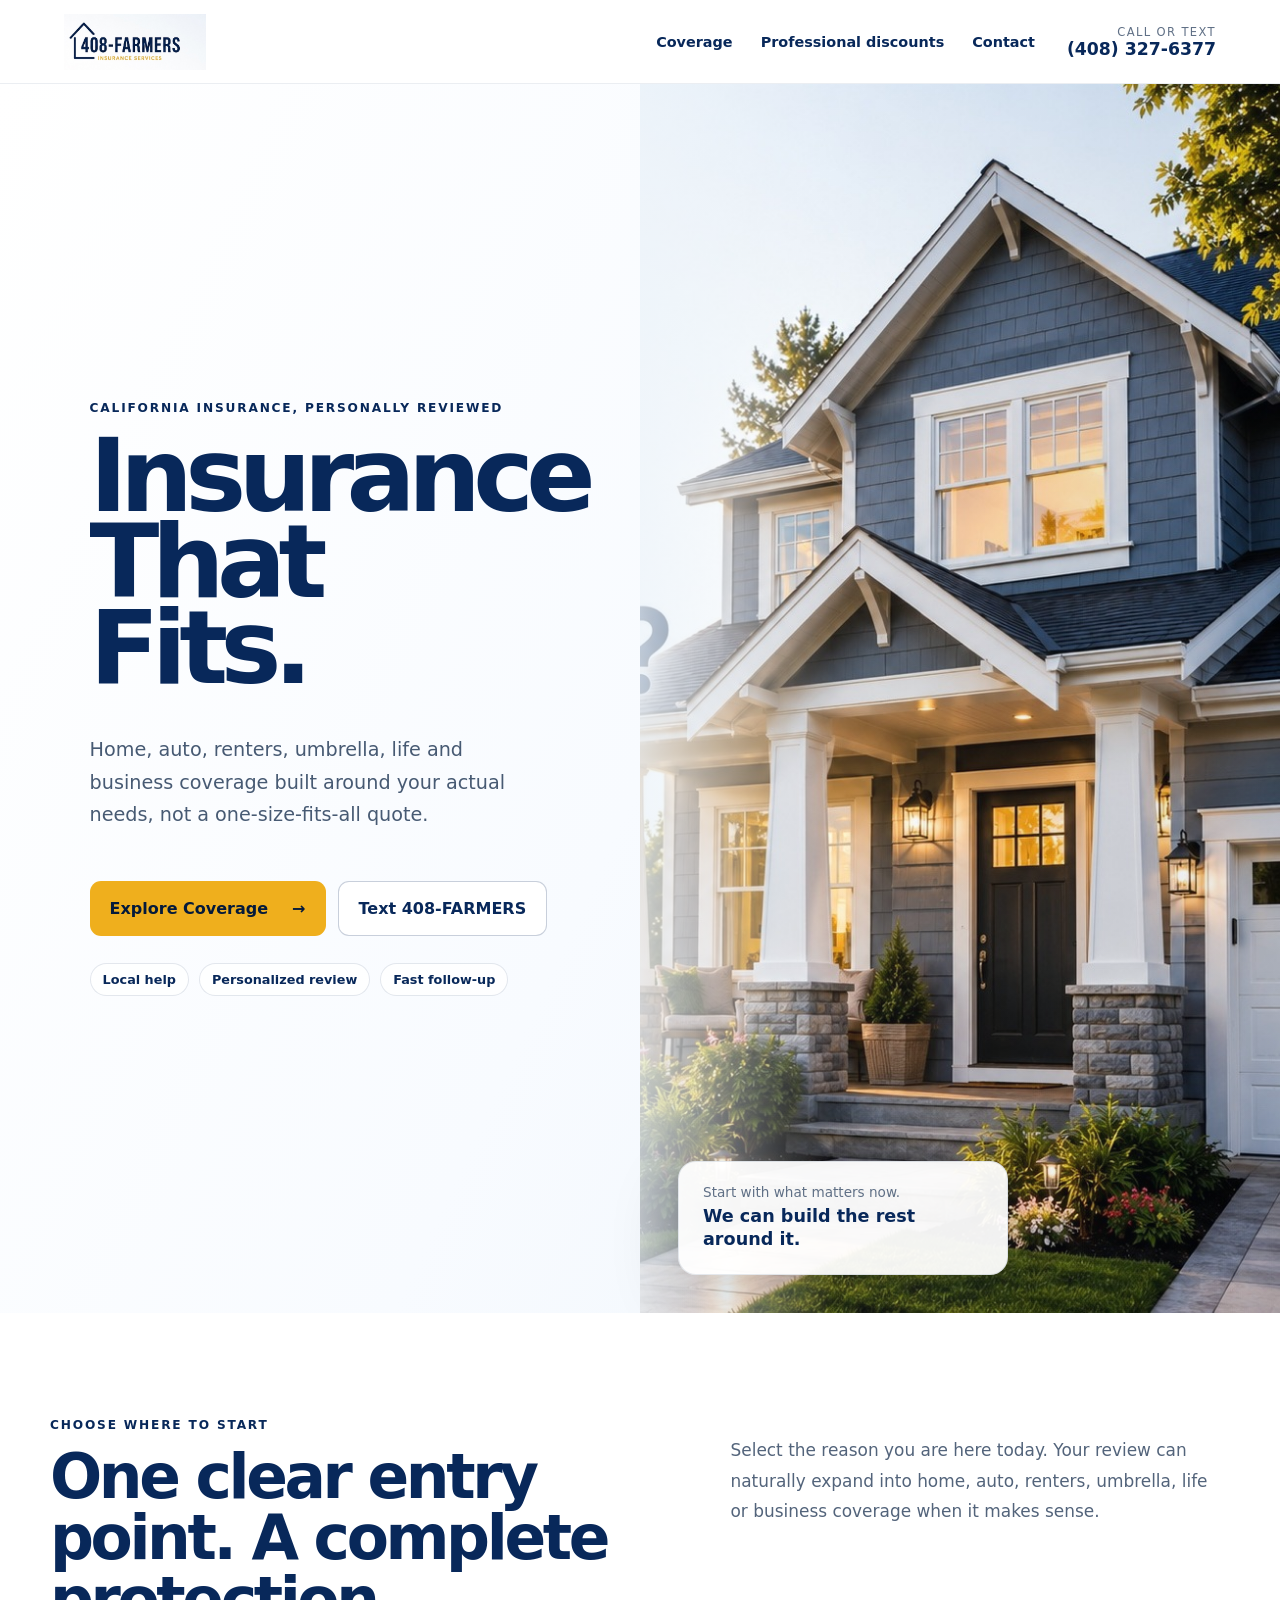
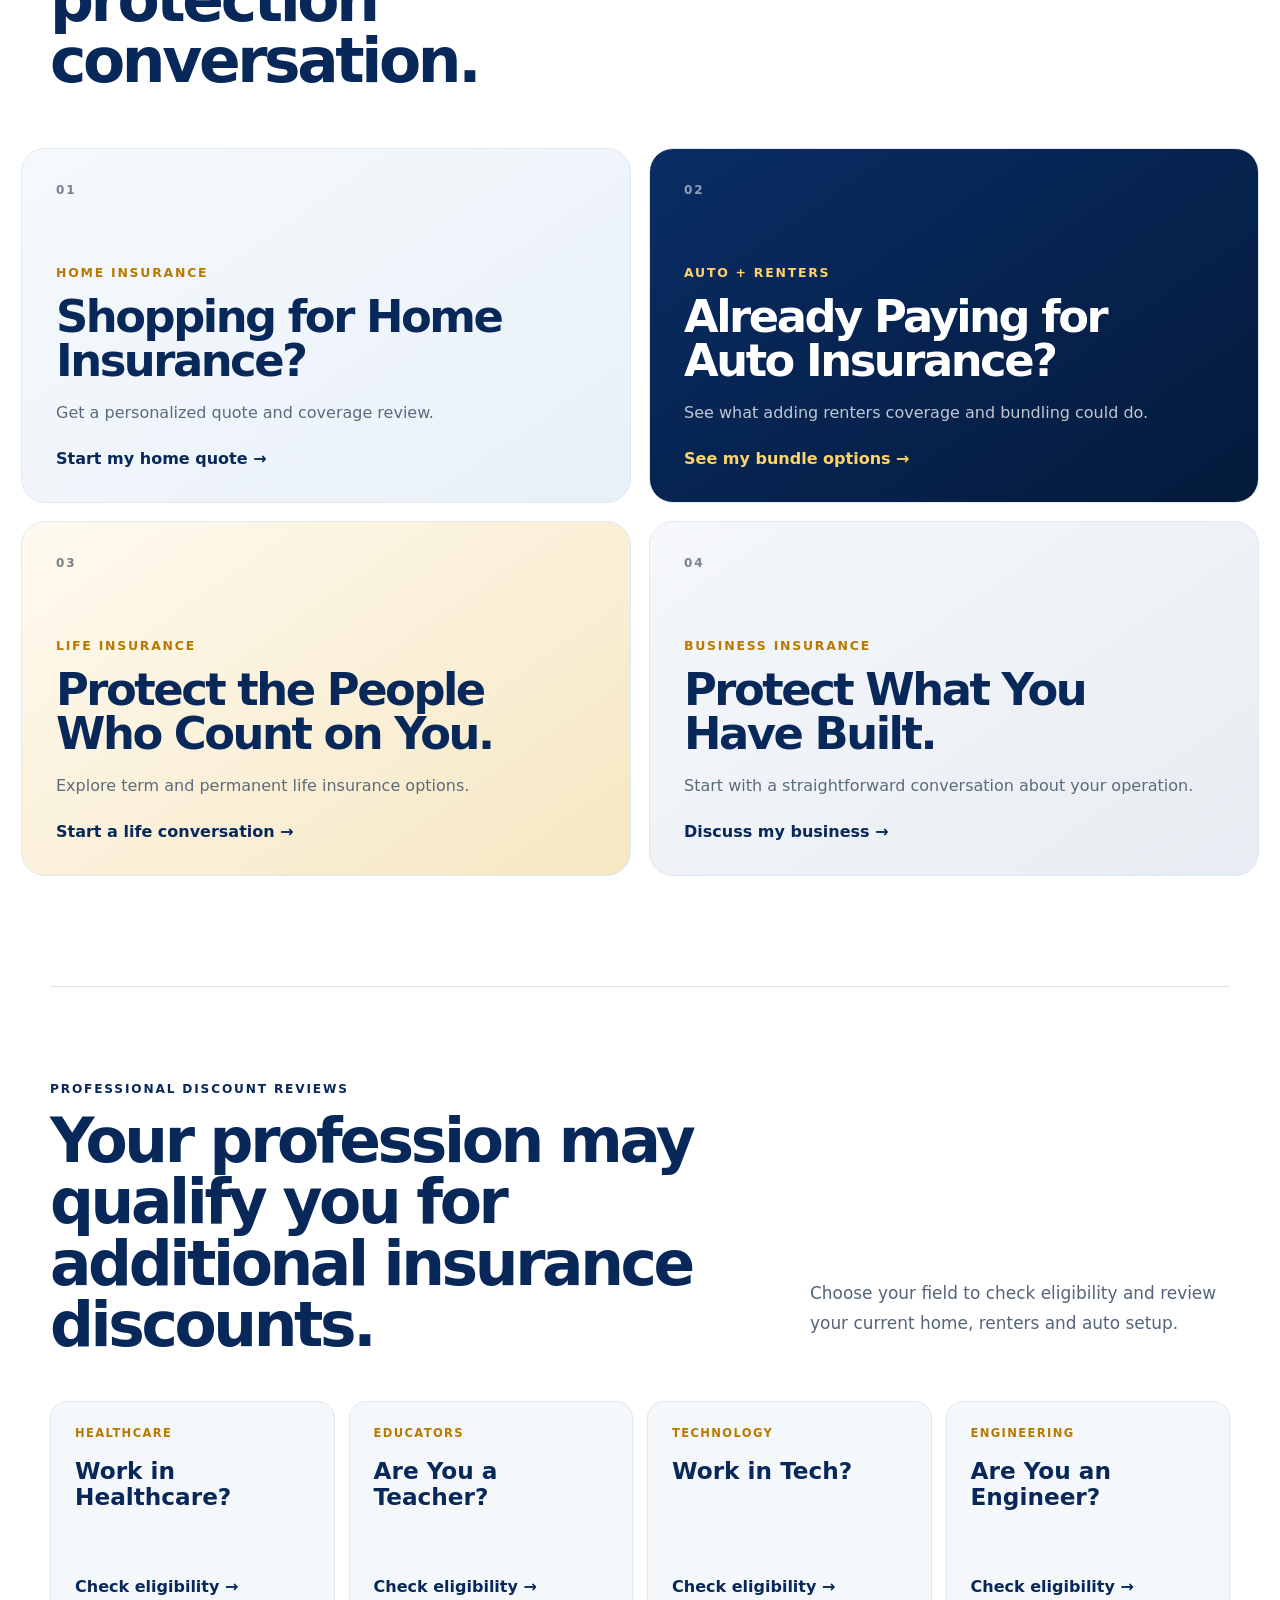
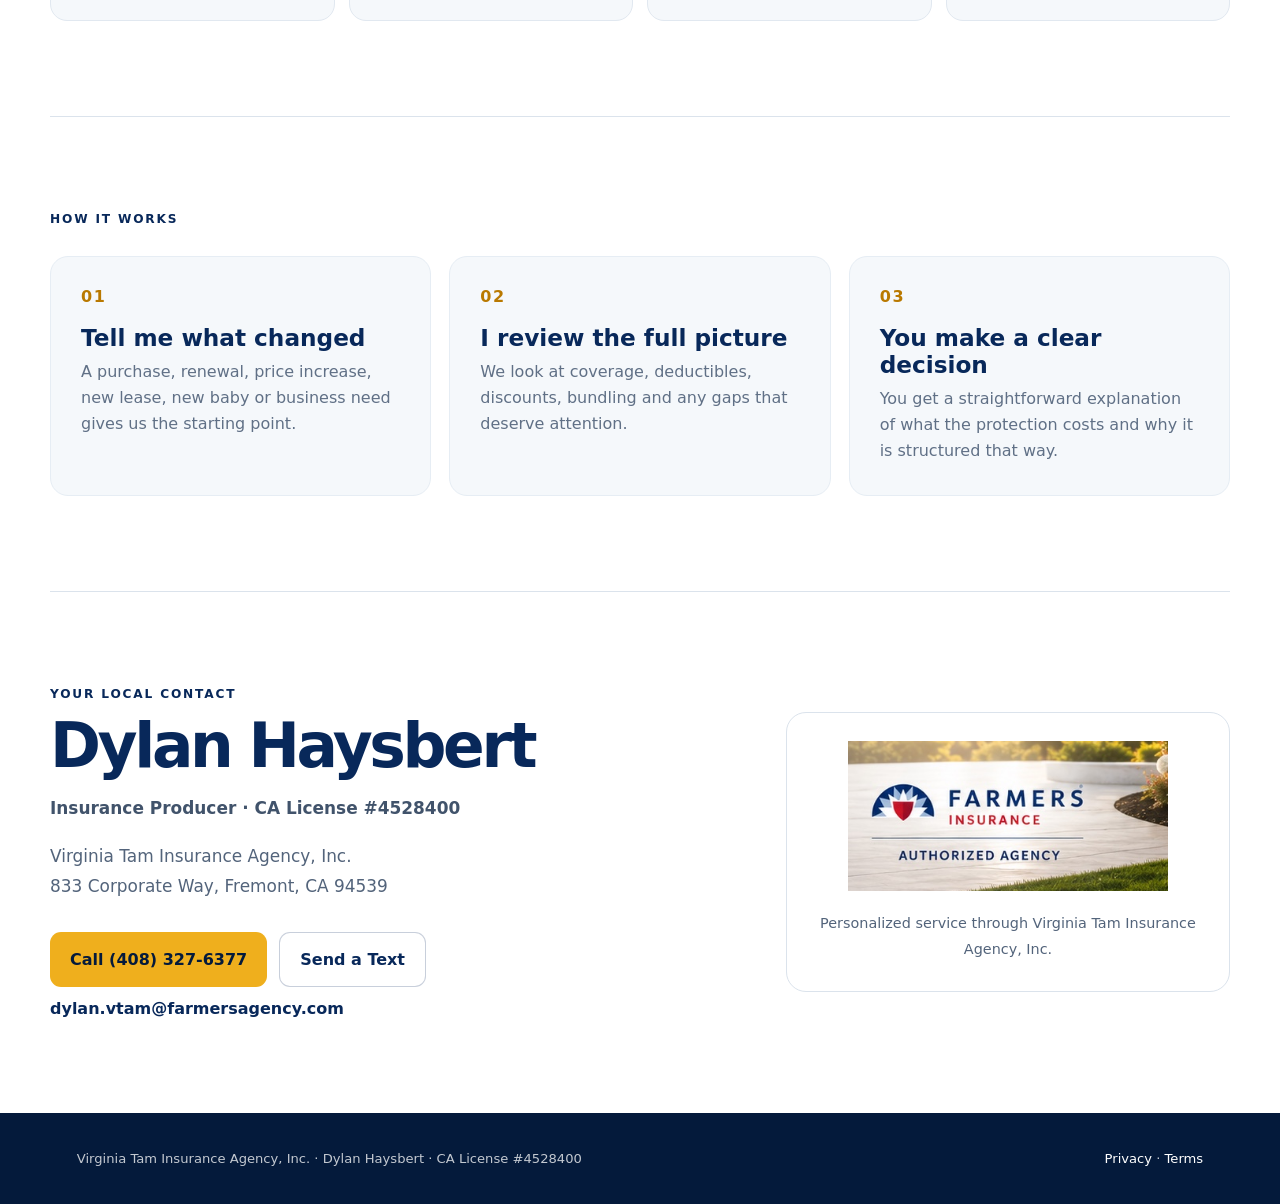
<file: index.html>
<!doctype html>
<html lang="en">
<head>
  <meta charset="utf-8">
  <meta name="viewport" content="width=device-width,initial-scale=1">
  <title>408-FARMERS | Home, Auto, Life & Business Insurance</title>
  <meta name="description" content="Personalized insurance reviews for California homes, autos, renters, life and business coverage. Connect directly with Dylan Haysbert at 408-FARMERS.">
  <meta property="og:title" content="Insurance That Fits | 408-FARMERS">
  <meta property="og:description" content="Personalized coverage reviews, local service and direct help from a real insurance professional.">
  <meta property="og:type" content="website">
  <meta property="og:image" content="shared/assets/home.jpg">
  <link rel="stylesheet" href="shared/styles.css">
  <link rel="stylesheet" href="shared/root.css">
</head>
<body class="root-page">
  <header class="site-header root-header">
    <a class="brand" href="/" aria-label="408-FARMERS home">
      <img src="shared/assets/408-farmers-logo.png" alt="408-FARMERS Insurance Services">
    </a>
    <nav class="root-nav" aria-label="Primary navigation">
      <a href="#coverage">Coverage</a>
      <a href="#professionals">Professional discounts</a>
      <a href="#contact">Contact</a>
    </nav>
    <a class="header-contact" href="tel:+14083276377">
      <span>Call or text</span>
      <strong>(408) 327-6377</strong>
    </a>
  </header>

  <main>
    <section class="root-hero">
      <div class="root-hero-copy">
        <div class="eyebrow">California insurance, personally reviewed</div>
        <h1>Insurance<br>That Fits.</h1>
        <p>Home, auto, renters, umbrella, life and business coverage built around your actual needs, not a one-size-fits-all quote.</p>
        <div class="root-actions">
          <a class="root-primary" href="#coverage">Explore Coverage <span aria-hidden="true">→</span></a>
          <a class="root-secondary" href="sms:+14083276377?&body=Hi%20Dylan%2C%20I%20would%20like%20an%20insurance%20review.">Text 408-FARMERS</a>
        </div>
        <div class="root-trust">
          <span>Local help</span>
          <span>Personalized review</span>
          <span>Fast follow-up</span>
        </div>
      </div>
      <div class="root-hero-visual" aria-label="California home and family protection">
        <img src="shared/assets/home.jpg" alt="A well-maintained California home">
        <div class="root-visual-card">
          <span>Start with what matters now.</span>
          <strong>We can build the rest around it.</strong>
        </div>
      </div>
    </section>

    <section class="root-intro" id="coverage">
      <div>
        <div class="section-kicker">Choose where to start</div>
        <h2>One clear entry point. A complete protection conversation.</h2>
      </div>
      <p>Select the reason you are here today. Your review can naturally expand into home, auto, renters, umbrella, life or business coverage when it makes sense.</p>
    </section>

    <section class="root-grid" aria-label="Insurance options">
      <a class="root-tile root-tile-home" href="home/">
        <div class="tile-number">01</div>
        <div>
          <span class="tile-label">Home insurance</span>
          <h3>Shopping for Home Insurance?</h3>
          <p>Get a personalized quote and coverage review.</p>
          <span class="tile-link">Start my home quote →</span>
        </div>
      </a>

      <a class="root-tile root-tile-auto" href="auto-bundle/">
        <div class="tile-number">02</div>
        <div>
          <span class="tile-label">Auto + renters</span>
          <h3>Already Paying for Auto Insurance?</h3>
          <p>See what adding renters coverage and bundling could do.</p>
          <span class="tile-link">See my bundle options →</span>
        </div>
      </a>

      <a class="root-tile root-tile-life" href="sms:+14083276377?&body=Hi%20Dylan%2C%20I%20would%20like%20to%20review%20life%20insurance.">
        <div class="tile-number">03</div>
        <div>
          <span class="tile-label">Life insurance</span>
          <h3>Protect the People Who Count on You.</h3>
          <p>Explore term and permanent life insurance options.</p>
          <span class="tile-link">Start a life conversation →</span>
        </div>
      </a>

      <a class="root-tile root-tile-business" href="sms:+14083276377?&body=Hi%20Dylan%2C%20I%20would%20like%20to%20discuss%20business%20insurance.">
        <div class="tile-number">04</div>
        <div>
          <span class="tile-label">Business insurance</span>
          <h3>Protect What You Have Built.</h3>
          <p>Start with a straightforward conversation about your operation.</p>
          <span class="tile-link">Discuss my business →</span>
        </div>
      </a>
    </section>

    <section class="professional-section" id="professionals">
      <div class="professional-heading">
        <div class="section-kicker">Professional discount reviews</div>
        <h2>Your profession may qualify you for additional insurance discounts.</h2>
        <p>Choose your field to check eligibility and review your current home, renters and auto setup.</p>
      </div>
      <div class="professional-links">
        <a href="healthcare/"><span>Healthcare</span><strong>Work in Healthcare?</strong><em>Check eligibility →</em></a>
        <a href="teachers/"><span>Educators</span><strong>Are You a Teacher?</strong><em>Check eligibility →</em></a>
        <a href="tech/"><span>Technology</span><strong>Work in Tech?</strong><em>Check eligibility →</em></a>
        <a href="engineers/"><span>Engineering</span><strong>Are You an Engineer?</strong><em>Check eligibility →</em></a>
      </div>
    </section>

    <section class="root-process">
      <div class="section-kicker">How it works</div>
      <div class="root-process-grid">
        <article><span>01</span><h3>Tell me what changed</h3><p>A purchase, renewal, price increase, new lease, new baby or business need gives us the starting point.</p></article>
        <article><span>02</span><h3>I review the full picture</h3><p>We look at coverage, deductibles, discounts, bundling and any gaps that deserve attention.</p></article>
        <article><span>03</span><h3>You make a clear decision</h3><p>You get a straightforward explanation of what the protection costs and why it is structured that way.</p></article>
      </div>
    </section>

    <section class="root-agent" id="contact">
      <div class="root-agent-copy">
        <div class="section-kicker">Your local contact</div>
        <h2>Dylan Haysbert</h2>
        <p class="agent-title">Insurance Producer · CA License #4528400</p>
        <p>Virginia Tam Insurance Agency, Inc.<br>833 Corporate Way, Fremont, CA 94539</p>
        <div class="root-contact-actions">
          <a class="root-primary" href="tel:+14083276377">Call (408) 327-6377</a>
          <a class="root-secondary" href="sms:+14083276377?&body=Hi%20Dylan%2C%20I%20would%20like%20an%20insurance%20review.">Send a Text</a>
          <a class="root-text-link" href="mailto:dylan.vtam@farmersagency.com">dylan.vtam@farmersagency.com</a>
        </div>
      </div>
      <div class="root-carrier-card">
        <img src="shared/assets/farmers-authorized-agency.png" alt="Farmers Insurance Authorized Agency">
        <p>Personalized service through Virginia Tam Insurance Agency, Inc.</p>
      </div>
    </section>
  </main>

  <footer>
    <p>Virginia Tam Insurance Agency, Inc. · Dylan Haysbert · CA License #4528400</p>
    <p><a href="privacy.html">Privacy</a> · <a href="terms.html">Terms</a></p>
  </footer>
</body>
</html>
</file>
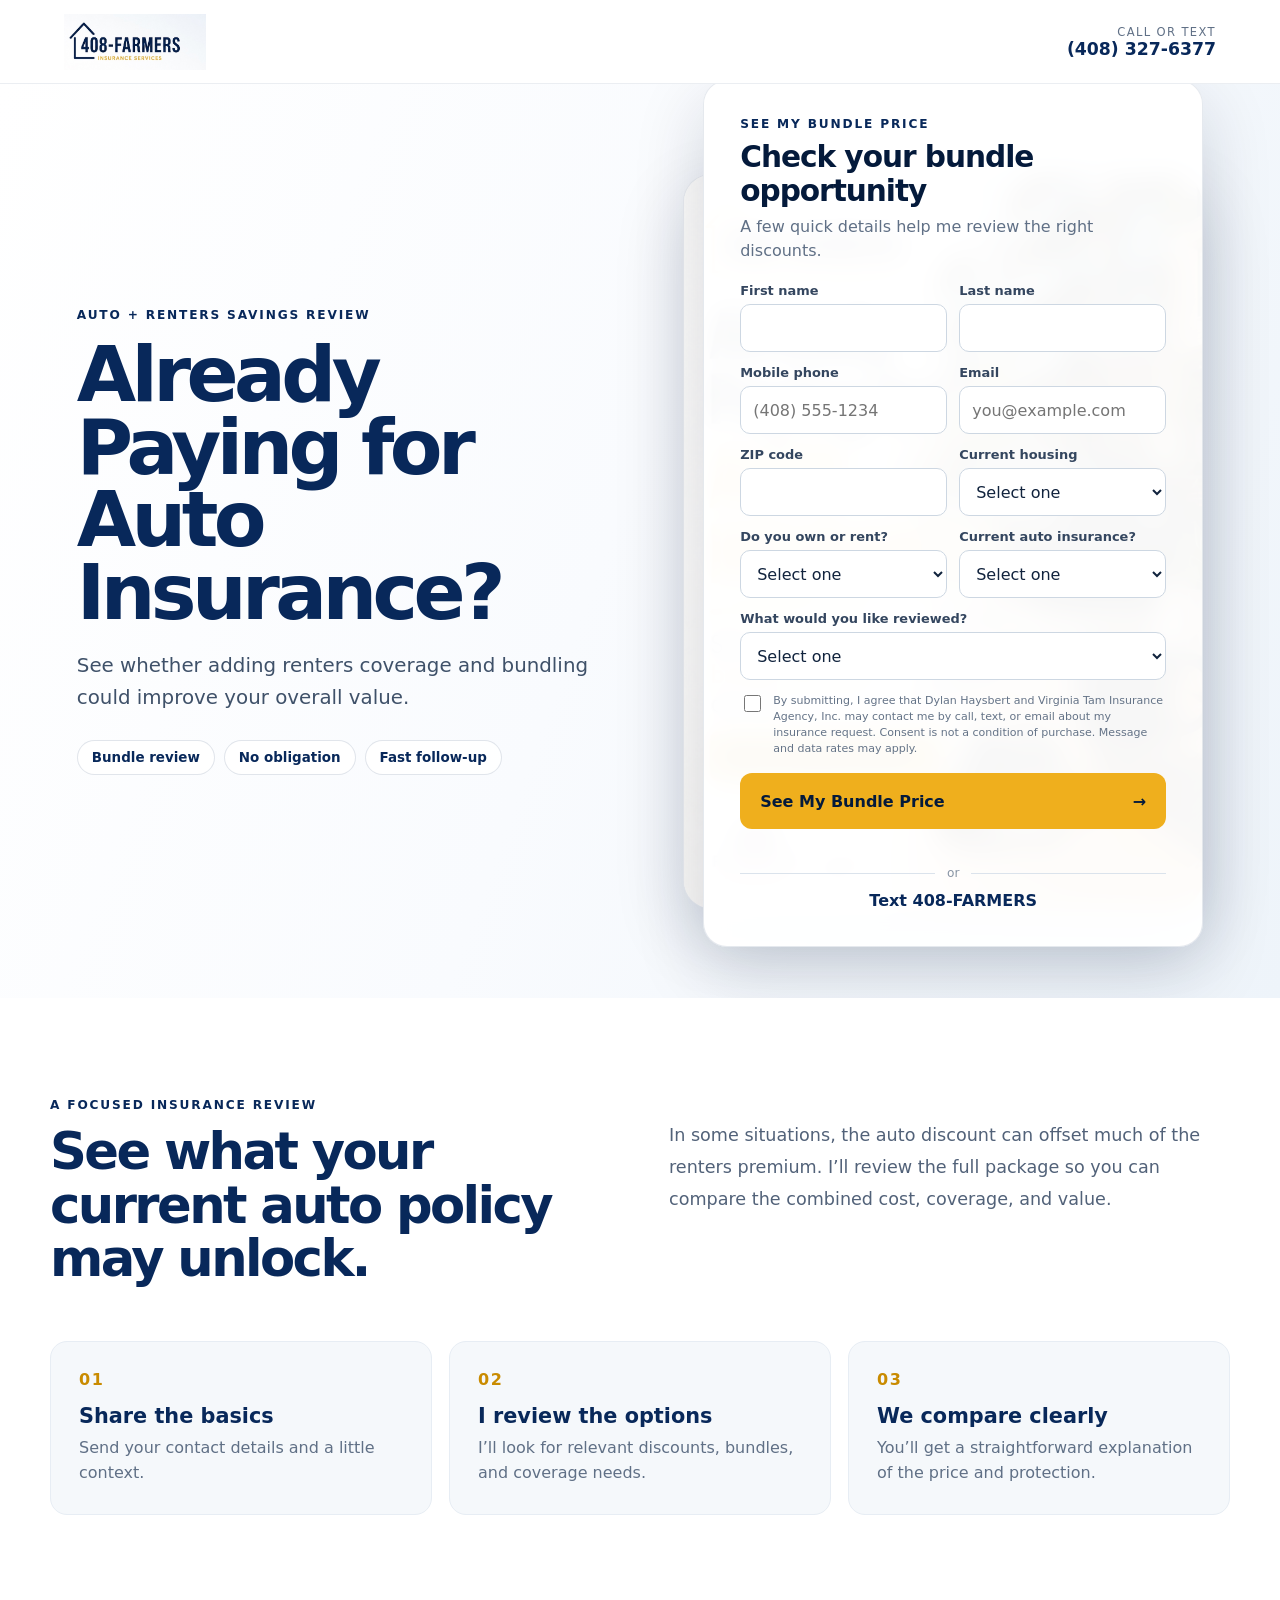
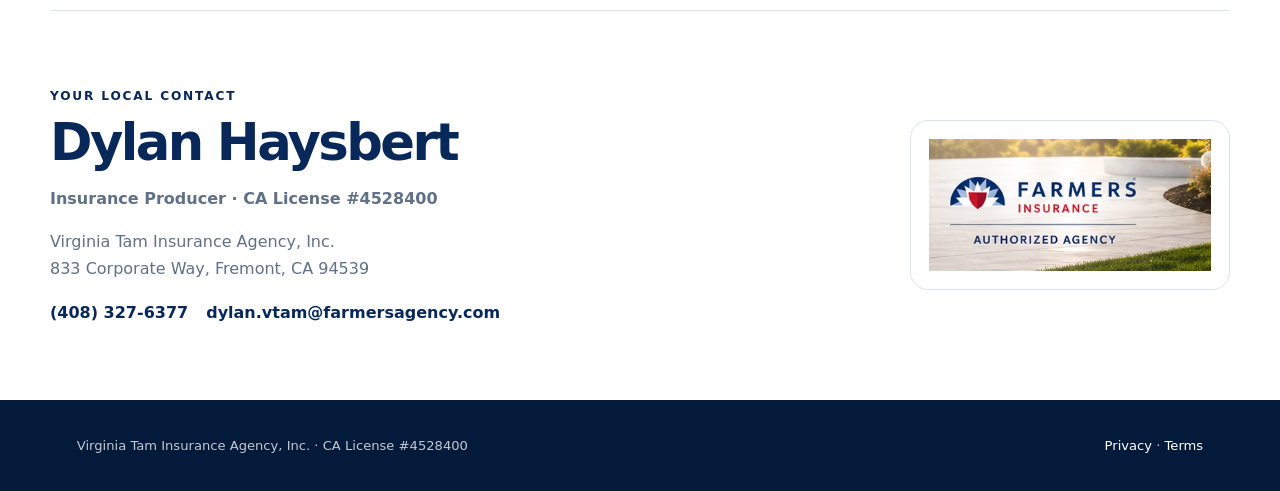
<file: auto-bundle/index.html>
<!doctype html>
<html lang="en"><head><meta charset="utf-8"><meta name="viewport" content="width=device-width,initial-scale=1"><title>Auto + Renters Bundle Review | 408-FARMERS</title><meta name="description" content="See whether adding renters coverage and bundling could improve your overall value."><meta property="og:title" content="Already Paying for Auto Insurance?"><meta property="og:description" content="See whether adding renters coverage and bundling could improve your overall value."><meta property="og:type" content="website"><meta property="og:image" content="../shared/assets/auto-bundle.png"><link rel="stylesheet" href="../shared/styles.css"></head>
<body><header class="site-header"><a class="brand" href="/auto-bundle" aria-label="408-FARMERS"><img src="../shared/assets/408-farmers-logo.png" alt="408-FARMERS Insurance Services"></a><a class="header-contact" href="tel:+14083276377"><span>Call or text</span><strong>(408) 327-6377</strong></a></header>
<main><section class="hero"><div class="hero-copy"><div class="eyebrow">Auto + renters savings review</div><h1>Already Paying for Auto Insurance?</h1><p class="subhead">See whether adding renters coverage and bundling could improve your overall value.</p><div class="trust-row"><span>Bundle review</span><span>No obligation</span><span>Fast follow-up</span></div></div><div class="visual-card"><img src="../shared/assets/auto-bundle.png" alt="Already Paying for Auto Insurance?"></div>
<aside class="quote-card" id="form"><div class="card-kicker">See My Bundle Price</div><h2>Check your bundle opportunity</h2><p>A few quick details help me review the right discounts.</p>
<form id="leadForm" method="POST" novalidate data-success="thank-you.html"><input type="hidden" name="source" value="408farmers.com/auto-bundle"><input type="hidden" name="campaign" value="Already Paying for Auto Insurance"><input type="hidden" name="landing_page"><input type="hidden" name="submitted_at"><input type="hidden" name="utm_source"><input type="hidden" name="utm_medium"><input type="hidden" name="utm_campaign"><input type="hidden" name="utm_content"><input type="hidden" name="utm_term">
<div class="field-grid"><label><span>First name</span><input type="text" name="first_name" autocomplete="given-name" required></label><label><span>Last name</span><input type="text" name="last_name" autocomplete="family-name" required></label></div>
<div class="field-grid"><label><span>Mobile phone</span><input type="tel" name="phone" autocomplete="tel" inputmode="tel" placeholder="(408) 555-1234" required></label><label><span>Email</span><input type="email" name="email" autocomplete="email" placeholder="you@example.com" required></label></div>
<div class="field-grid"><label><span>ZIP code</span><input type="text" name="zip" autocomplete="postal-code" inputmode="numeric" maxlength="10" required></label><label><span>Current housing</span><select name="segment" required><option value="">Select one</option><option>I rent an apartment</option><option>I rent a house or townhome</option><option>I own my home</option><option>Other</option></select></label></div>
<div class="field-grid"><label><span>Do you own or rent?</span><select name="housing" required><option value="">Select one</option><option>Own</option><option>Rent</option><option>Other</option></select></label><label><span>Current auto insurance?</span><select name="current_auto" required><option value="">Select one</option><option>Yes</option><option>No</option></select></label></div>
<label><span>What would you like reviewed?</span><select name="interest" required><option value="">Select one</option><option>Home + Auto</option><option>Renters + Auto</option><option>Auto only</option><option>Home only</option><option>Umbrella</option><option>Life insurance</option><option>Not sure yet</option></select></label>
<label class="consent"><input type="checkbox" name="consent" required><span>By submitting, I agree that Dylan Haysbert and Virginia Tam Insurance Agency, Inc. may contact me by call, text, or email about my insurance request. Consent is not a condition of purchase. Message and data rates may apply.</span></label>
<button type="submit" class="primary-button"><span>See My Bundle Price</span><span aria-hidden="true">→</span></button><div class="form-status" id="formStatus" role="status" aria-live="polite"></div></form><div class="or-divider"><span>or</span></div><a class="text-link" href="sms:+14083276377?&body=Hi%20Dylan%2C%20I%20want%20to%20check%20an%20auto%20and%20renters%20bundle.">Text 408-FARMERS</a></aside></section>
<section class="content-section"><div><div class="section-kicker">A focused insurance review</div><h2>See what your current auto policy may unlock.</h2></div><div><p>In some situations, the auto discount can offset much of the renters premium. I’ll review the full package so you can compare the combined cost, coverage, and value.</p></div></section>
<section class="steps"><article><span>01</span><h3>Share the basics</h3><p>Send your contact details and a little context.</p></article><article><span>02</span><h3>I review the options</h3><p>I’ll look for relevant discounts, bundles, and coverage needs.</p></article><article><span>03</span><h3>We compare clearly</h3><p>You’ll get a straightforward explanation of the price and protection.</p></article></section>
<section class="agent-section"><div class="agent-copy"><div class="section-kicker">Your local contact</div><h2>Dylan Haysbert</h2><p class="agent-title">Insurance Producer · CA License #4528400</p><p>Virginia Tam Insurance Agency, Inc.<br>833 Corporate Way, Fremont, CA 94539</p><div class="agent-links"><a href="tel:+14083276377">(408) 327-6377</a><a href="mailto:dylan.vtam@farmersagency.com">dylan.vtam@farmersagency.com</a></div></div><div class="carrier-mark"><img src="../shared/assets/farmers-authorized-agency.png" alt="Farmers Insurance Authorized Agency"></div></section></main>
<footer><p>Virginia Tam Insurance Agency, Inc. · CA License #4528400</p><p><a href="../privacy.html">Privacy</a> · <a href="../terms.html">Terms</a></p></footer><script src="../shared/config.js"></script><script src="../shared/script.js"></script></body></html>
</file>
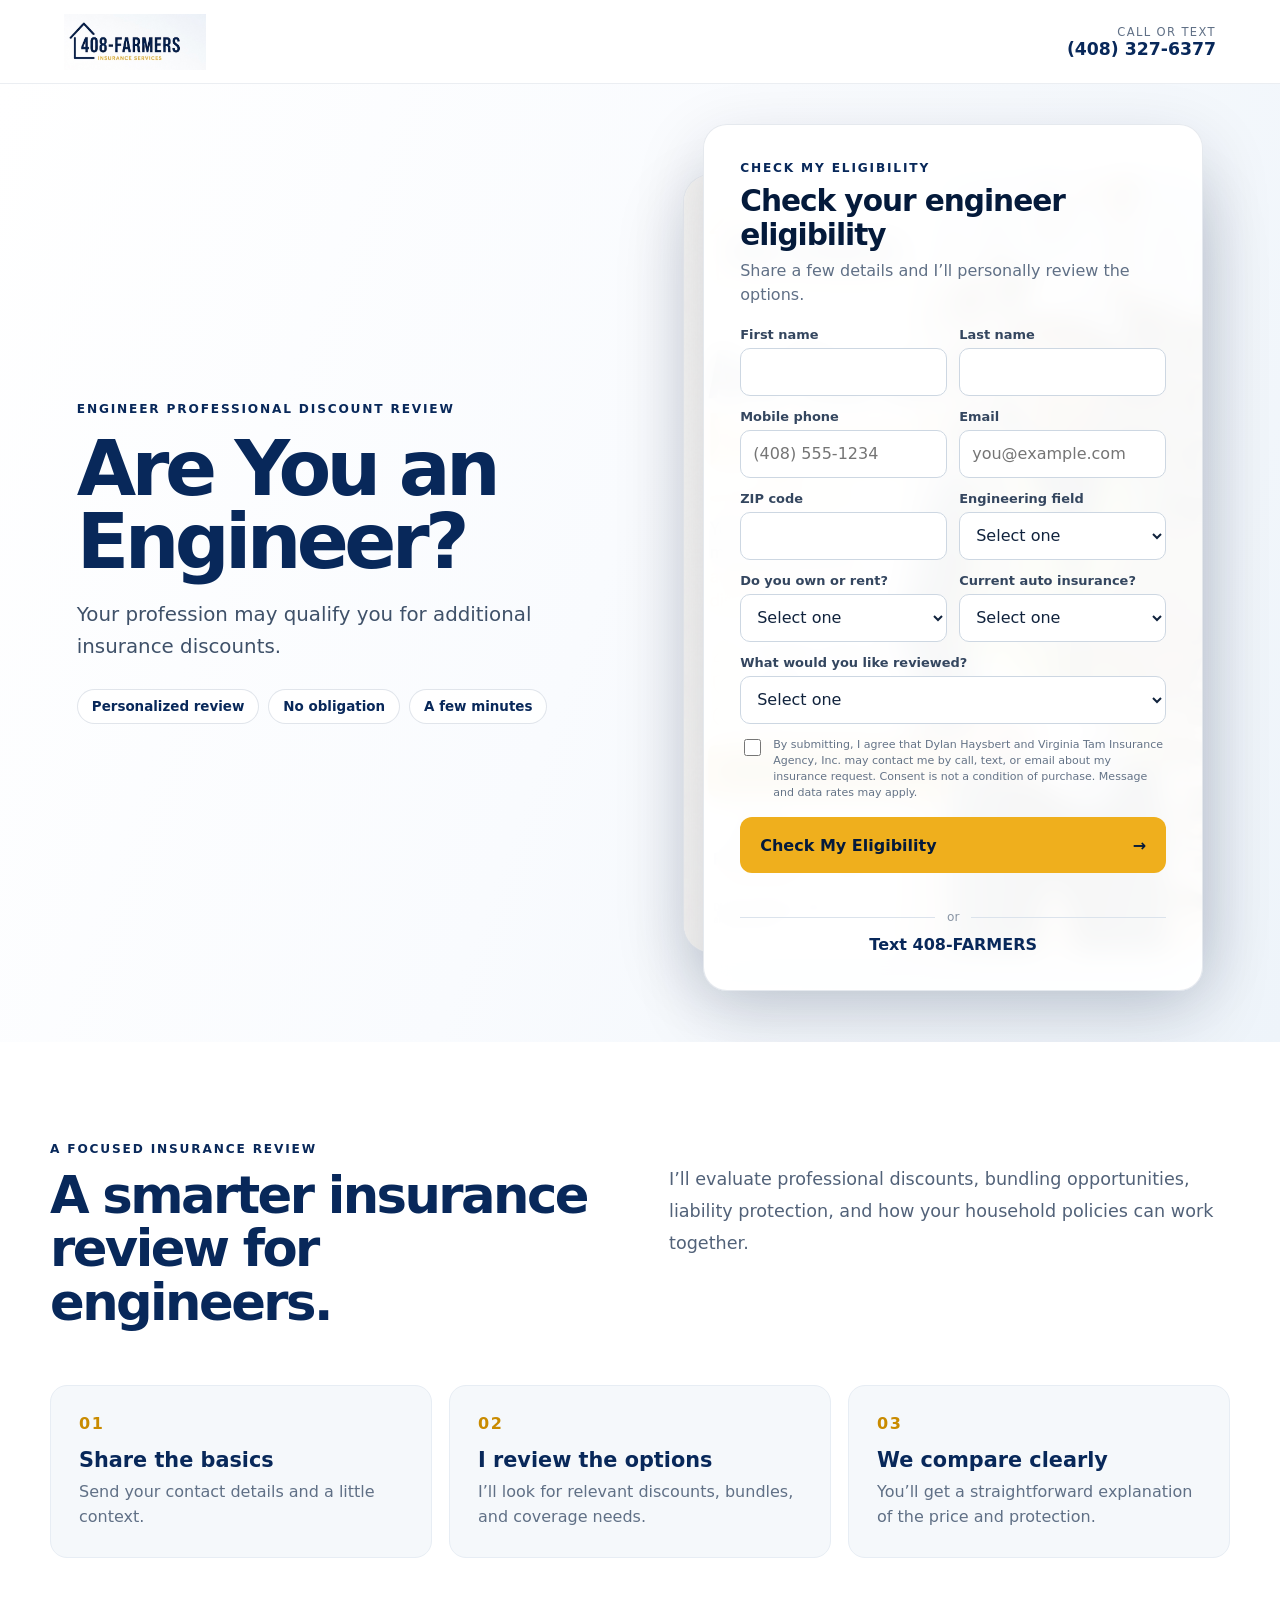
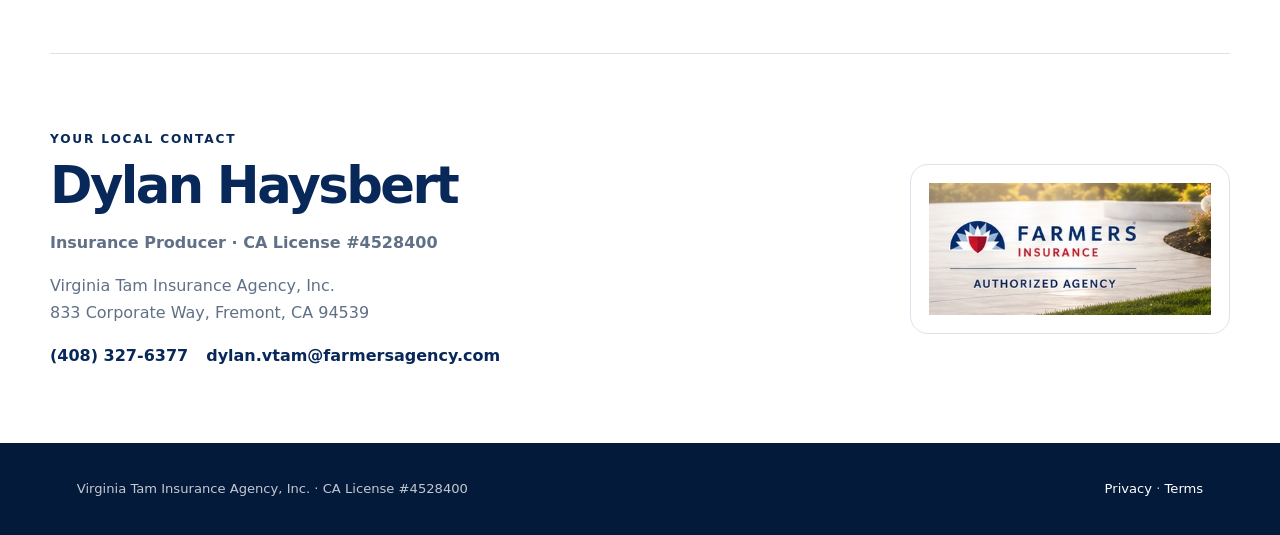
<file: engineers/index.html>
<!doctype html>
<html lang="en"><head><meta charset="utf-8"><meta name="viewport" content="width=device-width,initial-scale=1"><title>Engineer Discount Review | 408-FARMERS</title><meta name="description" content="Your profession may qualify you for additional insurance discounts."><meta property="og:title" content="Are You an Engineer?"><meta property="og:description" content="Your profession may qualify you for additional insurance discounts."><meta property="og:type" content="website"><meta property="og:image" content="../shared/assets/engineers.png"><link rel="stylesheet" href="../shared/styles.css"></head>
<body><header class="site-header"><a class="brand" href="/engineers" aria-label="408-FARMERS"><img src="../shared/assets/408-farmers-logo.png" alt="408-FARMERS Insurance Services"></a><a class="header-contact" href="tel:+14083276377"><span>Call or text</span><strong>(408) 327-6377</strong></a></header>
<main><section class="hero"><div class="hero-copy"><div class="eyebrow">Engineer professional discount review</div><h1>Are You an Engineer?</h1><p class="subhead">Your profession may qualify you for additional insurance discounts.</p><div class="trust-row"><span>Personalized review</span><span>No obligation</span><span>A few minutes</span></div></div><div class="visual-card"><img src="../shared/assets/engineers.png" alt="Are You an Engineer?"></div>
<aside class="quote-card" id="form"><div class="card-kicker">Check My Eligibility</div><h2>Check your engineer eligibility</h2><p>Share a few details and I’ll personally review the options.</p>
<form id="leadForm" method="POST" novalidate data-success="thank-you.html"><input type="hidden" name="source" value="408farmers.com/engineers"><input type="hidden" name="campaign" value="Are You an Engineer"><input type="hidden" name="landing_page"><input type="hidden" name="submitted_at"><input type="hidden" name="utm_source"><input type="hidden" name="utm_medium"><input type="hidden" name="utm_campaign"><input type="hidden" name="utm_content"><input type="hidden" name="utm_term">
<div class="field-grid"><label><span>First name</span><input type="text" name="first_name" autocomplete="given-name" required></label><label><span>Last name</span><input type="text" name="last_name" autocomplete="family-name" required></label></div>
<div class="field-grid"><label><span>Mobile phone</span><input type="tel" name="phone" autocomplete="tel" inputmode="tel" placeholder="(408) 555-1234" required></label><label><span>Email</span><input type="email" name="email" autocomplete="email" placeholder="you@example.com" required></label></div>
<div class="field-grid"><label><span>ZIP code</span><input type="text" name="zip" autocomplete="postal-code" inputmode="numeric" maxlength="10" required></label><label><span>Engineering field</span><select name="segment" required><option value="">Select one</option><option>Civil or structural</option><option>Mechanical</option><option>Electrical</option><option>Software or computer</option><option>Chemical or materials</option><option>Industrial or manufacturing</option><option>Other engineering field</option></select></label></div>
<div class="field-grid"><label><span>Do you own or rent?</span><select name="housing" required><option value="">Select one</option><option>Own</option><option>Rent</option><option>Other</option></select></label><label><span>Current auto insurance?</span><select name="current_auto" required><option value="">Select one</option><option>Yes</option><option>No</option></select></label></div>
<label><span>What would you like reviewed?</span><select name="interest" required><option value="">Select one</option><option>Home + Auto</option><option>Renters + Auto</option><option>Auto only</option><option>Home only</option><option>Umbrella</option><option>Life insurance</option><option>Not sure yet</option></select></label>
<label class="consent"><input type="checkbox" name="consent" required><span>By submitting, I agree that Dylan Haysbert and Virginia Tam Insurance Agency, Inc. may contact me by call, text, or email about my insurance request. Consent is not a condition of purchase. Message and data rates may apply.</span></label>
<button type="submit" class="primary-button"><span>Check My Eligibility</span><span aria-hidden="true">→</span></button><div class="form-status" id="formStatus" role="status" aria-live="polite"></div></form><div class="or-divider"><span>or</span></div><a class="text-link" href="sms:+14083276377?&body=Hi%20Dylan%2C%20I’m%20an%20engineer%20and%20want%20to%20check%20my%20eligibility.">Text 408-FARMERS</a></aside></section>
<section class="content-section"><div><div class="section-kicker">A focused insurance review</div><h2>A smarter insurance review for engineers.</h2></div><div><p>I’ll evaluate professional discounts, bundling opportunities, liability protection, and how your household policies can work together.</p></div></section>
<section class="steps"><article><span>01</span><h3>Share the basics</h3><p>Send your contact details and a little context.</p></article><article><span>02</span><h3>I review the options</h3><p>I’ll look for relevant discounts, bundles, and coverage needs.</p></article><article><span>03</span><h3>We compare clearly</h3><p>You’ll get a straightforward explanation of the price and protection.</p></article></section>
<section class="agent-section"><div class="agent-copy"><div class="section-kicker">Your local contact</div><h2>Dylan Haysbert</h2><p class="agent-title">Insurance Producer · CA License #4528400</p><p>Virginia Tam Insurance Agency, Inc.<br>833 Corporate Way, Fremont, CA 94539</p><div class="agent-links"><a href="tel:+14083276377">(408) 327-6377</a><a href="mailto:dylan.vtam@farmersagency.com">dylan.vtam@farmersagency.com</a></div></div><div class="carrier-mark"><img src="../shared/assets/farmers-authorized-agency.png" alt="Farmers Insurance Authorized Agency"></div></section></main>
<footer><p>Virginia Tam Insurance Agency, Inc. · CA License #4528400</p><p><a href="../privacy.html">Privacy</a> · <a href="../terms.html">Terms</a></p></footer><script src="../shared/config.js"></script><script src="../shared/script.js"></script></body></html>
</file>
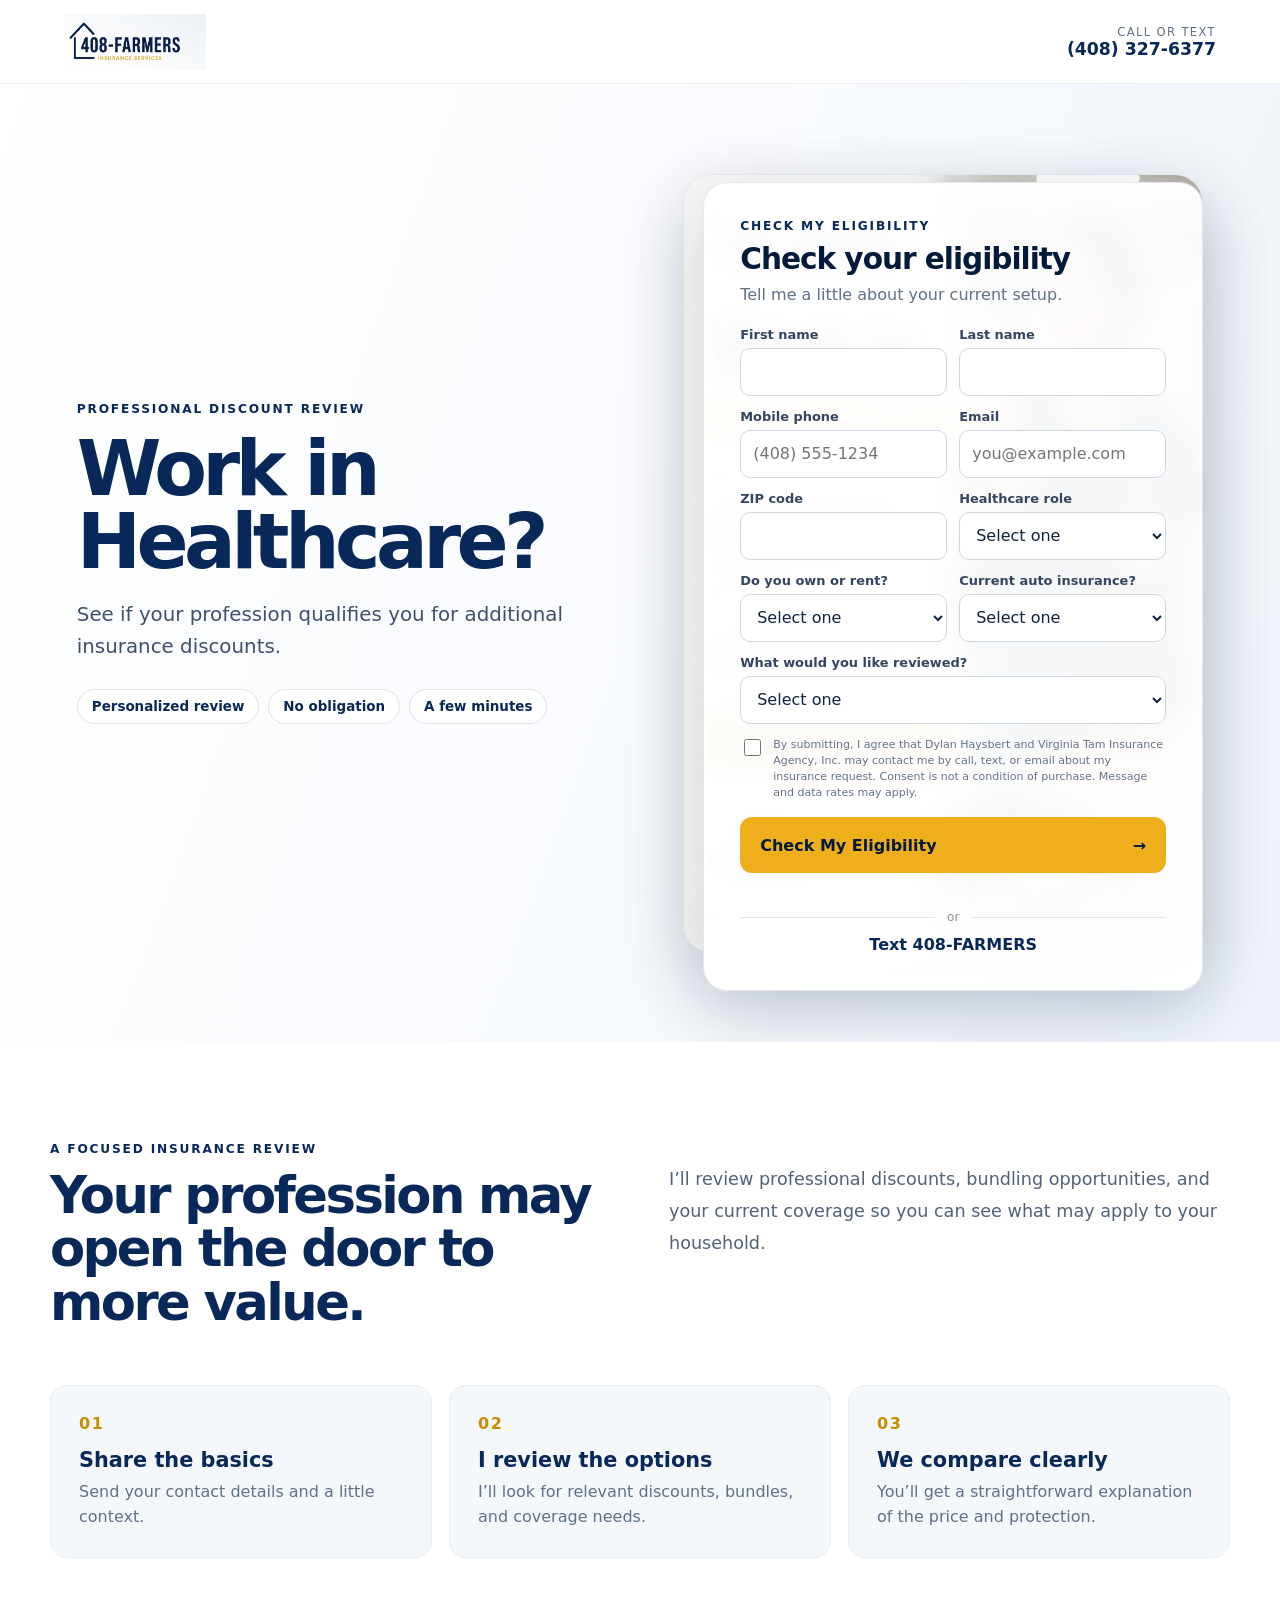
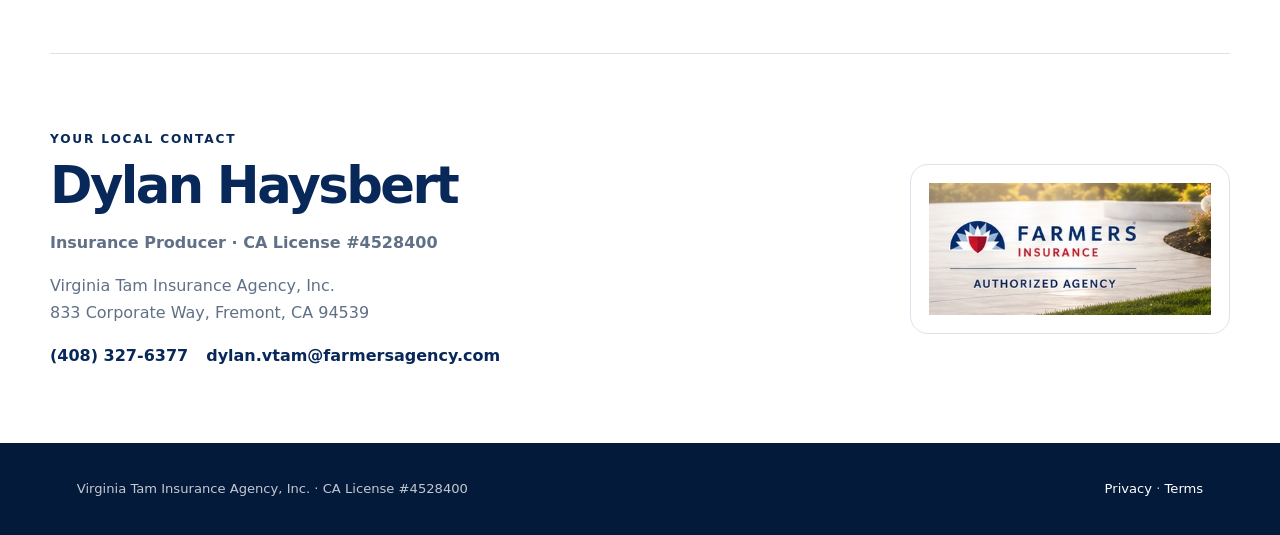
<file: healthcare/index.html>
<!doctype html>
<html lang="en"><head><meta charset="utf-8"><meta name="viewport" content="width=device-width,initial-scale=1"><title>Healthcare Professional Discount Review | 408-FARMERS</title><meta name="description" content="See if your profession qualifies you for additional insurance discounts."><meta property="og:title" content="Work in Healthcare?"><meta property="og:description" content="See if your profession qualifies you for additional insurance discounts."><meta property="og:type" content="website"><meta property="og:image" content="../shared/assets/healthcare.png"><link rel="stylesheet" href="../shared/styles.css"></head>
<body><header class="site-header"><a class="brand" href="/healthcare" aria-label="408-FARMERS"><img src="../shared/assets/408-farmers-logo.png" alt="408-FARMERS Insurance Services"></a><a class="header-contact" href="tel:+14083276377"><span>Call or text</span><strong>(408) 327-6377</strong></a></header>
<main><section class="hero"><div class="hero-copy"><div class="eyebrow">Professional discount review</div><h1>Work in Healthcare?</h1><p class="subhead">See if your profession qualifies you for additional insurance discounts.</p><div class="trust-row"><span>Personalized review</span><span>No obligation</span><span>A few minutes</span></div></div><div class="visual-card"><img src="../shared/assets/healthcare.png" alt="Work in Healthcare?"></div>
<aside class="quote-card" id="form"><div class="card-kicker">Check My Eligibility</div><h2>Check your eligibility</h2><p>Tell me a little about your current setup.</p>
<form id="leadForm" method="POST" novalidate data-success="thank-you.html"><input type="hidden" name="source" value="408farmers.com/healthcare"><input type="hidden" name="campaign" value="Work in Healthcare"><input type="hidden" name="landing_page"><input type="hidden" name="submitted_at"><input type="hidden" name="utm_source"><input type="hidden" name="utm_medium"><input type="hidden" name="utm_campaign"><input type="hidden" name="utm_content"><input type="hidden" name="utm_term">
<div class="field-grid"><label><span>First name</span><input type="text" name="first_name" autocomplete="given-name" required></label><label><span>Last name</span><input type="text" name="last_name" autocomplete="family-name" required></label></div>
<div class="field-grid"><label><span>Mobile phone</span><input type="tel" name="phone" autocomplete="tel" inputmode="tel" placeholder="(408) 555-1234" required></label><label><span>Email</span><input type="email" name="email" autocomplete="email" placeholder="you@example.com" required></label></div>
<div class="field-grid"><label><span>ZIP code</span><input type="text" name="zip" autocomplete="postal-code" inputmode="numeric" maxlength="10" required></label><label><span>Healthcare role</span><select name="segment" required><option value="">Select one</option><option>Nurse or RN</option><option>Physician or provider</option><option>Therapist or clinician</option><option>Medical or dental staff</option><option>Hospital or healthcare support</option><option>Other healthcare role</option></select></label></div>
<div class="field-grid"><label><span>Do you own or rent?</span><select name="housing" required><option value="">Select one</option><option>Own</option><option>Rent</option><option>Other</option></select></label><label><span>Current auto insurance?</span><select name="current_auto" required><option value="">Select one</option><option>Yes</option><option>No</option></select></label></div>
<label><span>What would you like reviewed?</span><select name="interest" required><option value="">Select one</option><option>Home + Auto</option><option>Renters + Auto</option><option>Auto only</option><option>Home only</option><option>Umbrella</option><option>Life insurance</option><option>Not sure yet</option></select></label>
<label class="consent"><input type="checkbox" name="consent" required><span>By submitting, I agree that Dylan Haysbert and Virginia Tam Insurance Agency, Inc. may contact me by call, text, or email about my insurance request. Consent is not a condition of purchase. Message and data rates may apply.</span></label>
<button type="submit" class="primary-button"><span>Check My Eligibility</span><span aria-hidden="true">→</span></button><div class="form-status" id="formStatus" role="status" aria-live="polite"></div></form><div class="or-divider"><span>or</span></div><a class="text-link" href="sms:+14083276377?&body=Hi%20Dylan%2C%20I%20work%20in%20healthcare%20and%20want%20to%20check%20my%20eligibility.">Text 408-FARMERS</a></aside></section>
<section class="content-section"><div><div class="section-kicker">A focused insurance review</div><h2>Your profession may open the door to more value.</h2></div><div><p>I’ll review professional discounts, bundling opportunities, and your current coverage so you can see what may apply to your household.</p></div></section>
<section class="steps"><article><span>01</span><h3>Share the basics</h3><p>Send your contact details and a little context.</p></article><article><span>02</span><h3>I review the options</h3><p>I’ll look for relevant discounts, bundles, and coverage needs.</p></article><article><span>03</span><h3>We compare clearly</h3><p>You’ll get a straightforward explanation of the price and protection.</p></article></section>
<section class="agent-section"><div class="agent-copy"><div class="section-kicker">Your local contact</div><h2>Dylan Haysbert</h2><p class="agent-title">Insurance Producer · CA License #4528400</p><p>Virginia Tam Insurance Agency, Inc.<br>833 Corporate Way, Fremont, CA 94539</p><div class="agent-links"><a href="tel:+14083276377">(408) 327-6377</a><a href="mailto:dylan.vtam@farmersagency.com">dylan.vtam@farmersagency.com</a></div></div><div class="carrier-mark"><img src="../shared/assets/farmers-authorized-agency.png" alt="Farmers Insurance Authorized Agency"></div></section></main>
<footer><p>Virginia Tam Insurance Agency, Inc. · CA License #4528400</p><p><a href="../privacy.html">Privacy</a> · <a href="../terms.html">Terms</a></p></footer><script src="../shared/config.js"></script><script src="../shared/script.js"></script></body></html>
</file>
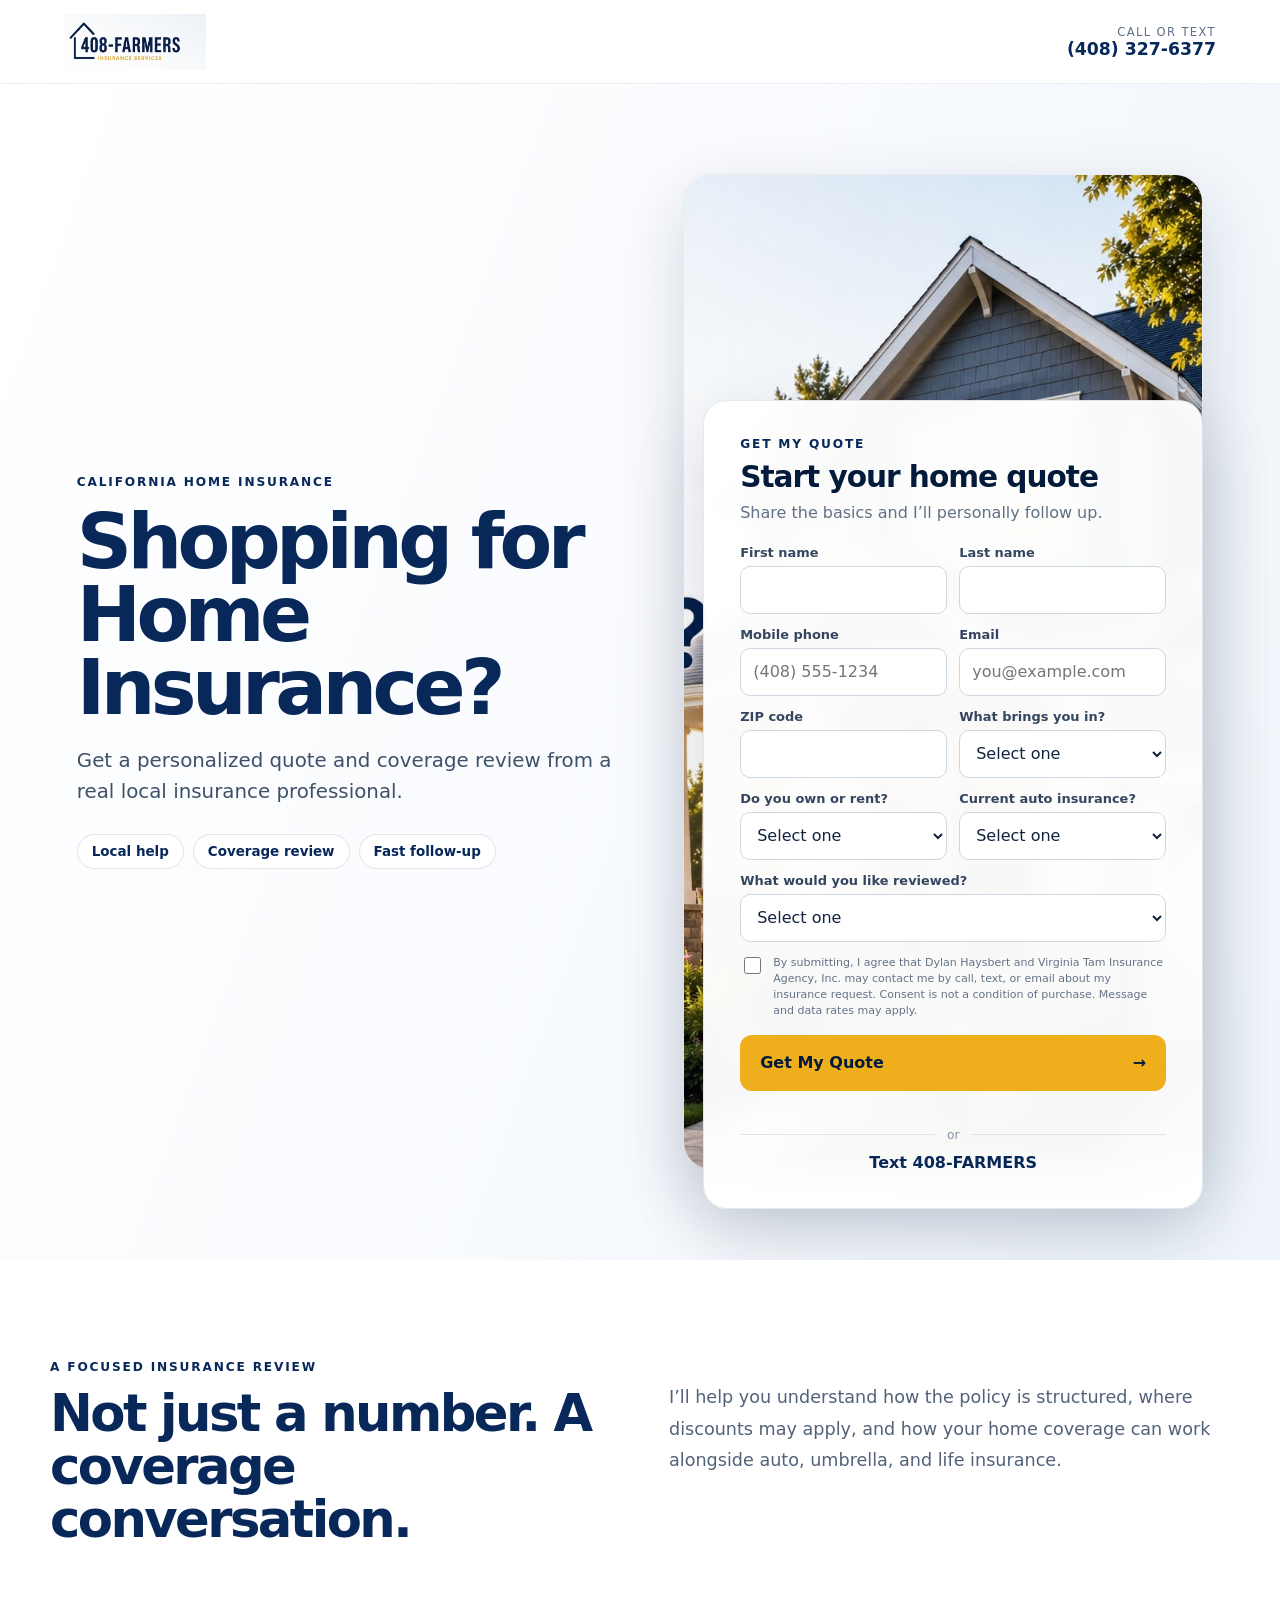
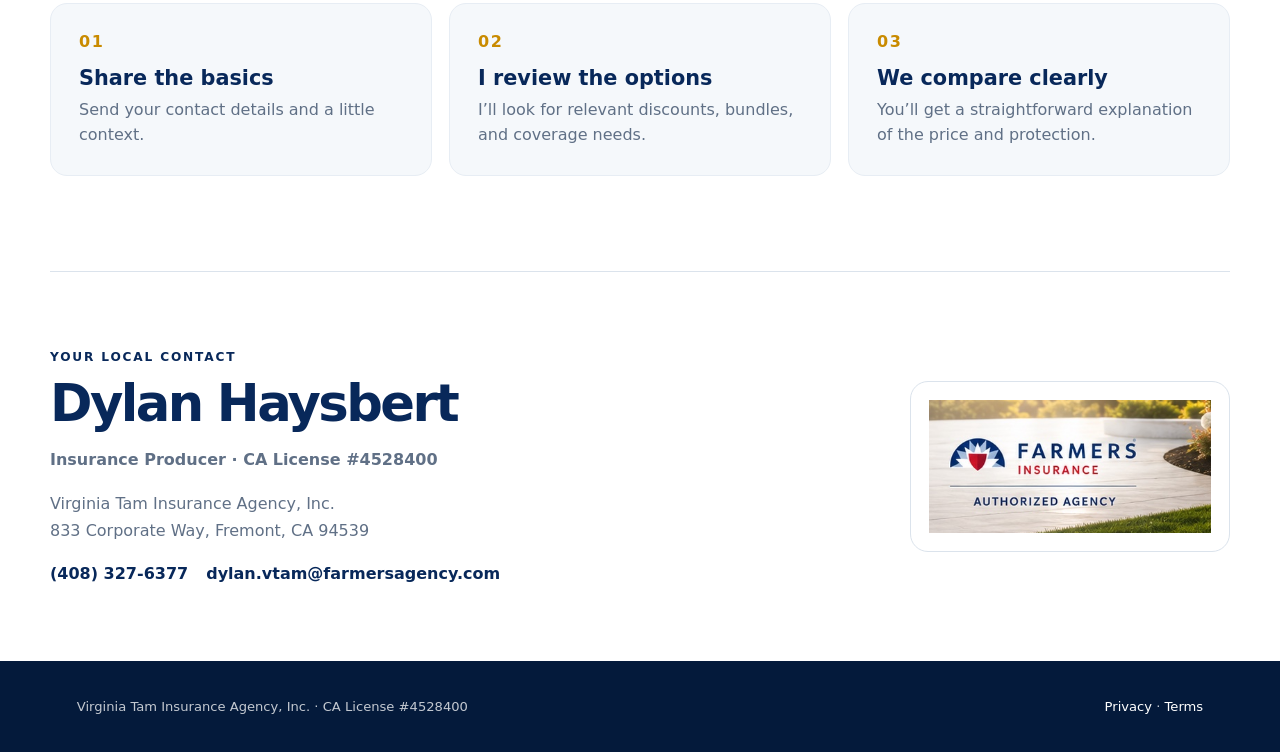
<file: home/index.html>
<!doctype html>
<html lang="en"><head><meta charset="utf-8"><meta name="viewport" content="width=device-width,initial-scale=1"><title>Home Insurance Quote | 408-FARMERS</title><meta name="description" content="Get a personalized quote and coverage review from a real local insurance professional."><meta property="og:title" content="Shopping for Home Insurance?"><meta property="og:description" content="Get a personalized quote and coverage review from a real local insurance professional."><meta property="og:type" content="website"><meta property="og:image" content="../shared/assets/home.jpg"><link rel="stylesheet" href="../shared/styles.css"></head>
<body><header class="site-header"><a class="brand" href="/home" aria-label="408-FARMERS"><img src="../shared/assets/408-farmers-logo.png" alt="408-FARMERS Insurance Services"></a><a class="header-contact" href="tel:+14083276377"><span>Call or text</span><strong>(408) 327-6377</strong></a></header>
<main><section class="hero"><div class="hero-copy"><div class="eyebrow">California home insurance</div><h1>Shopping for Home Insurance?</h1><p class="subhead">Get a personalized quote and coverage review from a real local insurance professional.</p><div class="trust-row"><span>Local help</span><span>Coverage review</span><span>Fast follow-up</span></div></div><div class="visual-card"><img src="../shared/assets/home.jpg" alt="Shopping for Home Insurance?"></div>
<aside class="quote-card" id="form"><div class="card-kicker">Get My Quote</div><h2>Start your home quote</h2><p>Share the basics and I’ll personally follow up.</p>
<form id="leadForm" method="POST" novalidate data-success="thank-you.html"><input type="hidden" name="source" value="408farmers.com/home"><input type="hidden" name="campaign" value="Shopping for Home Insurance"><input type="hidden" name="landing_page"><input type="hidden" name="submitted_at"><input type="hidden" name="utm_source"><input type="hidden" name="utm_medium"><input type="hidden" name="utm_campaign"><input type="hidden" name="utm_content"><input type="hidden" name="utm_term">
<div class="field-grid"><label><span>First name</span><input type="text" name="first_name" autocomplete="given-name" required></label><label><span>Last name</span><input type="text" name="last_name" autocomplete="family-name" required></label></div>
<div class="field-grid"><label><span>Mobile phone</span><input type="tel" name="phone" autocomplete="tel" inputmode="tel" placeholder="(408) 555-1234" required></label><label><span>Email</span><input type="email" name="email" autocomplete="email" placeholder="you@example.com" required></label></div>
<div class="field-grid"><label><span>ZIP code</span><input type="text" name="zip" autocomplete="postal-code" inputmode="numeric" maxlength="10" required></label><label><span>What brings you in?</span><select name="segment" required><option value="">Select one</option><option>Buying a home</option><option>Current policy renewal</option><option>Comparing coverage</option><option>Need a new policy</option><option>Other</option></select></label></div>
<div class="field-grid"><label><span>Do you own or rent?</span><select name="housing" required><option value="">Select one</option><option>Own</option><option>Rent</option><option>Other</option></select></label><label><span>Current auto insurance?</span><select name="current_auto" required><option value="">Select one</option><option>Yes</option><option>No</option></select></label></div>
<label><span>What would you like reviewed?</span><select name="interest" required><option value="">Select one</option><option>Home + Auto</option><option>Renters + Auto</option><option>Auto only</option><option>Home only</option><option>Umbrella</option><option>Life insurance</option><option>Not sure yet</option></select></label>
<label class="consent"><input type="checkbox" name="consent" required><span>By submitting, I agree that Dylan Haysbert and Virginia Tam Insurance Agency, Inc. may contact me by call, text, or email about my insurance request. Consent is not a condition of purchase. Message and data rates may apply.</span></label>
<button type="submit" class="primary-button"><span>Get My Quote</span><span aria-hidden="true">→</span></button><div class="form-status" id="formStatus" role="status" aria-live="polite"></div></form><div class="or-divider"><span>or</span></div><a class="text-link" href="sms:+14083276377?&body=Hi%20Dylan%2C%20I’m%20shopping%20for%20home%20insurance.">Text 408-FARMERS</a></aside></section>
<section class="content-section"><div><div class="section-kicker">A focused insurance review</div><h2>Not just a number. A coverage conversation.</h2></div><div><p>I’ll help you understand how the policy is structured, where discounts may apply, and how your home coverage can work alongside auto, umbrella, and life insurance.</p></div></section>
<section class="steps"><article><span>01</span><h3>Share the basics</h3><p>Send your contact details and a little context.</p></article><article><span>02</span><h3>I review the options</h3><p>I’ll look for relevant discounts, bundles, and coverage needs.</p></article><article><span>03</span><h3>We compare clearly</h3><p>You’ll get a straightforward explanation of the price and protection.</p></article></section>
<section class="agent-section"><div class="agent-copy"><div class="section-kicker">Your local contact</div><h2>Dylan Haysbert</h2><p class="agent-title">Insurance Producer · CA License #4528400</p><p>Virginia Tam Insurance Agency, Inc.<br>833 Corporate Way, Fremont, CA 94539</p><div class="agent-links"><a href="tel:+14083276377">(408) 327-6377</a><a href="mailto:dylan.vtam@farmersagency.com">dylan.vtam@farmersagency.com</a></div></div><div class="carrier-mark"><img src="../shared/assets/farmers-authorized-agency.png" alt="Farmers Insurance Authorized Agency"></div></section></main>
<footer><p>Virginia Tam Insurance Agency, Inc. · CA License #4528400</p><p><a href="../privacy.html">Privacy</a> · <a href="../terms.html">Terms</a></p></footer><script src="../shared/config.js"></script><script src="../shared/script.js"></script></body></html>
</file>
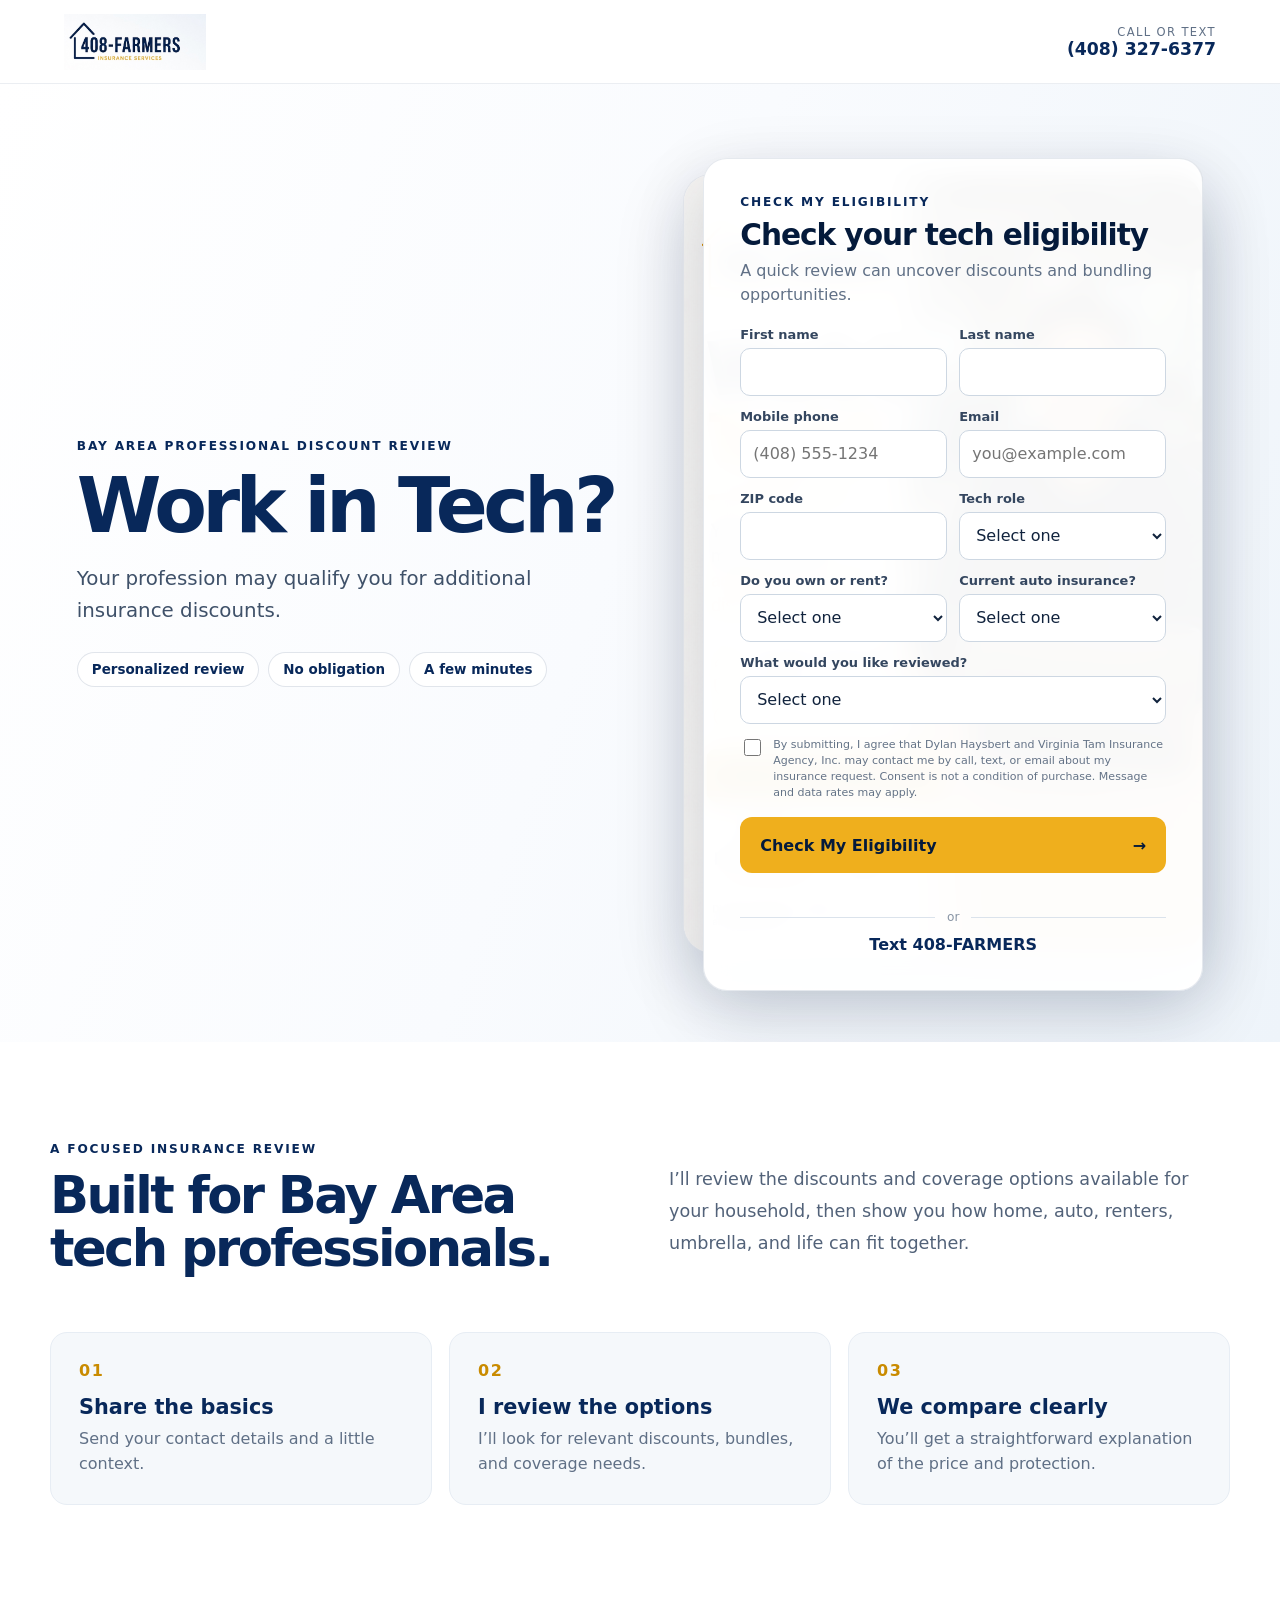
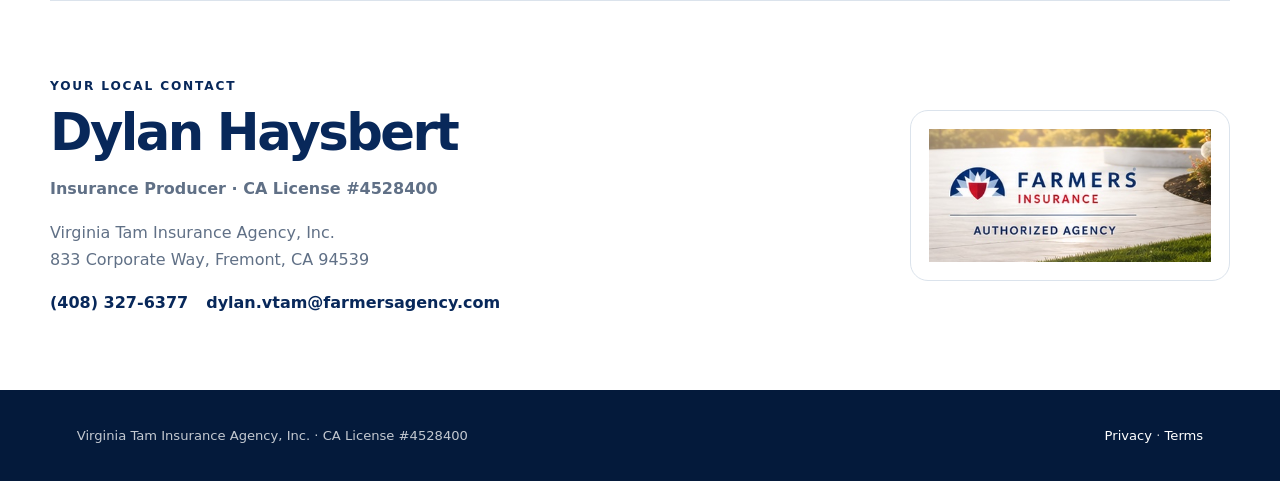
<file: tech/index.html>
<!doctype html>
<html lang="en"><head><meta charset="utf-8"><meta name="viewport" content="width=device-width,initial-scale=1"><title>Tech Professional Discount Review | 408-FARMERS</title><meta name="description" content="Your profession may qualify you for additional insurance discounts."><meta property="og:title" content="Work in Tech?"><meta property="og:description" content="Your profession may qualify you for additional insurance discounts."><meta property="og:type" content="website"><meta property="og:image" content="../shared/assets/tech.png"><link rel="stylesheet" href="../shared/styles.css"></head>
<body><header class="site-header"><a class="brand" href="/tech" aria-label="408-FARMERS"><img src="../shared/assets/408-farmers-logo.png" alt="408-FARMERS Insurance Services"></a><a class="header-contact" href="tel:+14083276377"><span>Call or text</span><strong>(408) 327-6377</strong></a></header>
<main><section class="hero"><div class="hero-copy"><div class="eyebrow">Bay Area professional discount review</div><h1>Work in Tech?</h1><p class="subhead">Your profession may qualify you for additional insurance discounts.</p><div class="trust-row"><span>Personalized review</span><span>No obligation</span><span>A few minutes</span></div></div><div class="visual-card"><img src="../shared/assets/tech.png" alt="Work in Tech?"></div>
<aside class="quote-card" id="form"><div class="card-kicker">Check My Eligibility</div><h2>Check your tech eligibility</h2><p>A quick review can uncover discounts and bundling opportunities.</p>
<form id="leadForm" method="POST" novalidate data-success="thank-you.html"><input type="hidden" name="source" value="408farmers.com/tech"><input type="hidden" name="campaign" value="Work in Tech"><input type="hidden" name="landing_page"><input type="hidden" name="submitted_at"><input type="hidden" name="utm_source"><input type="hidden" name="utm_medium"><input type="hidden" name="utm_campaign"><input type="hidden" name="utm_content"><input type="hidden" name="utm_term">
<div class="field-grid"><label><span>First name</span><input type="text" name="first_name" autocomplete="given-name" required></label><label><span>Last name</span><input type="text" name="last_name" autocomplete="family-name" required></label></div>
<div class="field-grid"><label><span>Mobile phone</span><input type="tel" name="phone" autocomplete="tel" inputmode="tel" placeholder="(408) 555-1234" required></label><label><span>Email</span><input type="email" name="email" autocomplete="email" placeholder="you@example.com" required></label></div>
<div class="field-grid"><label><span>ZIP code</span><input type="text" name="zip" autocomplete="postal-code" inputmode="numeric" maxlength="10" required></label><label><span>Tech role</span><select name="segment" required><option value="">Select one</option><option>Software or engineering</option><option>Product or program management</option><option>IT or cybersecurity</option><option>Data or analytics</option><option>Design or UX</option><option>Tech operations or support</option><option>Other tech role</option></select></label></div>
<div class="field-grid"><label><span>Do you own or rent?</span><select name="housing" required><option value="">Select one</option><option>Own</option><option>Rent</option><option>Other</option></select></label><label><span>Current auto insurance?</span><select name="current_auto" required><option value="">Select one</option><option>Yes</option><option>No</option></select></label></div>
<label><span>What would you like reviewed?</span><select name="interest" required><option value="">Select one</option><option>Home + Auto</option><option>Renters + Auto</option><option>Auto only</option><option>Home only</option><option>Umbrella</option><option>Life insurance</option><option>Not sure yet</option></select></label>
<label class="consent"><input type="checkbox" name="consent" required><span>By submitting, I agree that Dylan Haysbert and Virginia Tam Insurance Agency, Inc. may contact me by call, text, or email about my insurance request. Consent is not a condition of purchase. Message and data rates may apply.</span></label>
<button type="submit" class="primary-button"><span>Check My Eligibility</span><span aria-hidden="true">→</span></button><div class="form-status" id="formStatus" role="status" aria-live="polite"></div></form><div class="or-divider"><span>or</span></div><a class="text-link" href="sms:+14083276377?&body=Hi%20Dylan%2C%20I%20work%20in%20tech%20and%20want%20to%20check%20my%20eligibility.">Text 408-FARMERS</a></aside></section>
<section class="content-section"><div><div class="section-kicker">A focused insurance review</div><h2>Built for Bay Area tech professionals.</h2></div><div><p>I’ll review the discounts and coverage options available for your household, then show you how home, auto, renters, umbrella, and life can fit together.</p></div></section>
<section class="steps"><article><span>01</span><h3>Share the basics</h3><p>Send your contact details and a little context.</p></article><article><span>02</span><h3>I review the options</h3><p>I’ll look for relevant discounts, bundles, and coverage needs.</p></article><article><span>03</span><h3>We compare clearly</h3><p>You’ll get a straightforward explanation of the price and protection.</p></article></section>
<section class="agent-section"><div class="agent-copy"><div class="section-kicker">Your local contact</div><h2>Dylan Haysbert</h2><p class="agent-title">Insurance Producer · CA License #4528400</p><p>Virginia Tam Insurance Agency, Inc.<br>833 Corporate Way, Fremont, CA 94539</p><div class="agent-links"><a href="tel:+14083276377">(408) 327-6377</a><a href="mailto:dylan.vtam@farmersagency.com">dylan.vtam@farmersagency.com</a></div></div><div class="carrier-mark"><img src="../shared/assets/farmers-authorized-agency.png" alt="Farmers Insurance Authorized Agency"></div></section></main>
<footer><p>Virginia Tam Insurance Agency, Inc. · CA License #4528400</p><p><a href="../privacy.html">Privacy</a> · <a href="../terms.html">Terms</a></p></footer><script src="../shared/config.js"></script><script src="../shared/script.js"></script></body></html>
</file>
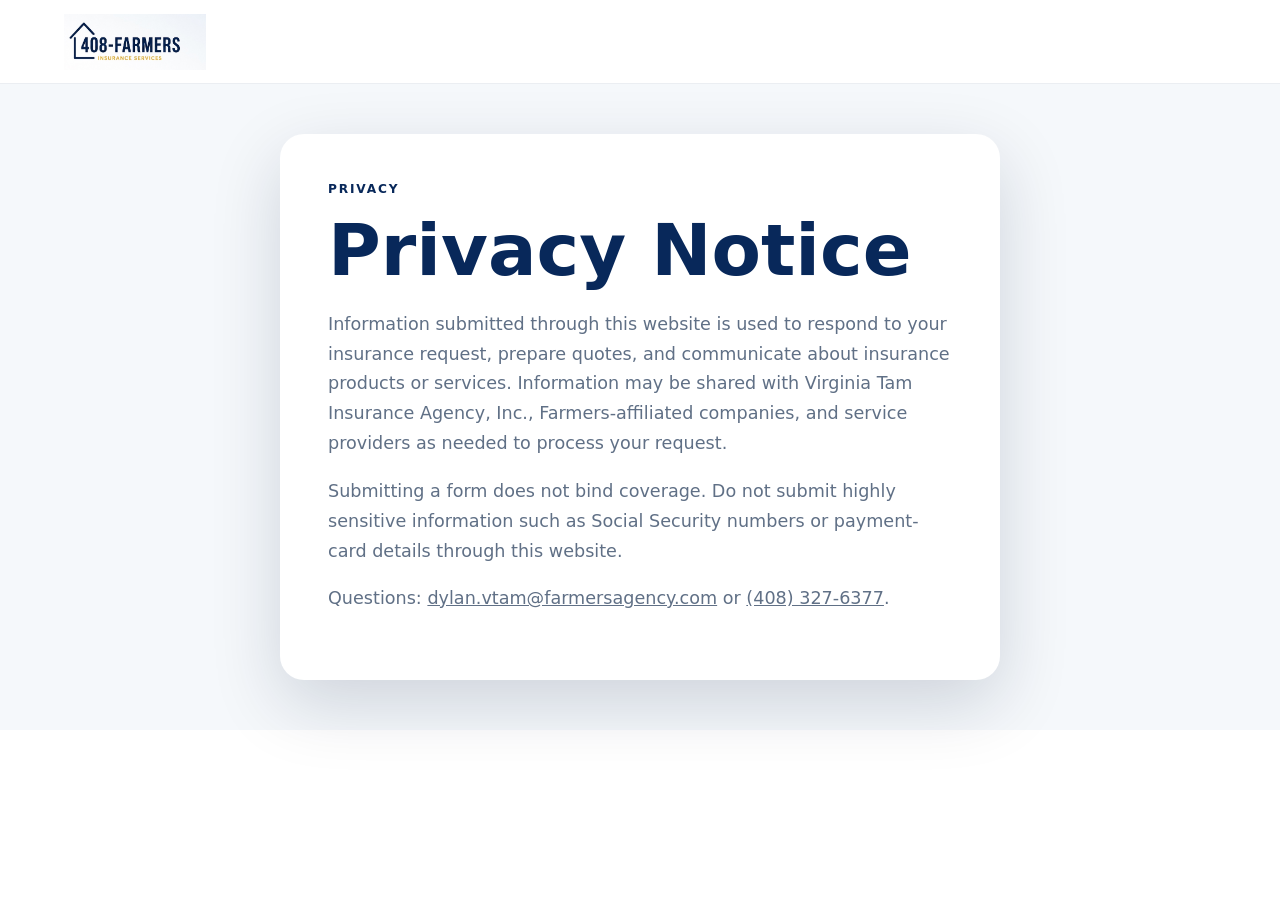
<file: privacy.html>
<!doctype html><html lang="en"><head><meta charset="utf-8"><meta name="viewport" content="width=device-width,initial-scale=1"><title>Privacy | 408-FARMERS</title><link rel="stylesheet" href="shared/styles.css"></head><body><header class="site-header"><a class="brand" href="/home"><img src="shared/assets/408-farmers-logo.png" alt="408-FARMERS"></a></header><main class="thanks"><article class="thanks-card" style="text-align:left"><div class="section-kicker">Privacy</div><h1>Privacy Notice</h1><p>Information submitted through this website is used to respond to your insurance request, prepare quotes, and communicate about insurance products or services. Information may be shared with Virginia Tam Insurance Agency, Inc., Farmers-affiliated companies, and service providers as needed to process your request.</p><p>Submitting a form does not bind coverage. Do not submit highly sensitive information such as Social Security numbers or payment-card details through this website.</p><p>Questions: <a href="mailto:dylan.vtam@farmersagency.com">dylan.vtam@farmersagency.com</a> or <a href="tel:+14083276377">(408) 327-6377</a>.</p></article></main></body></html>
</file>
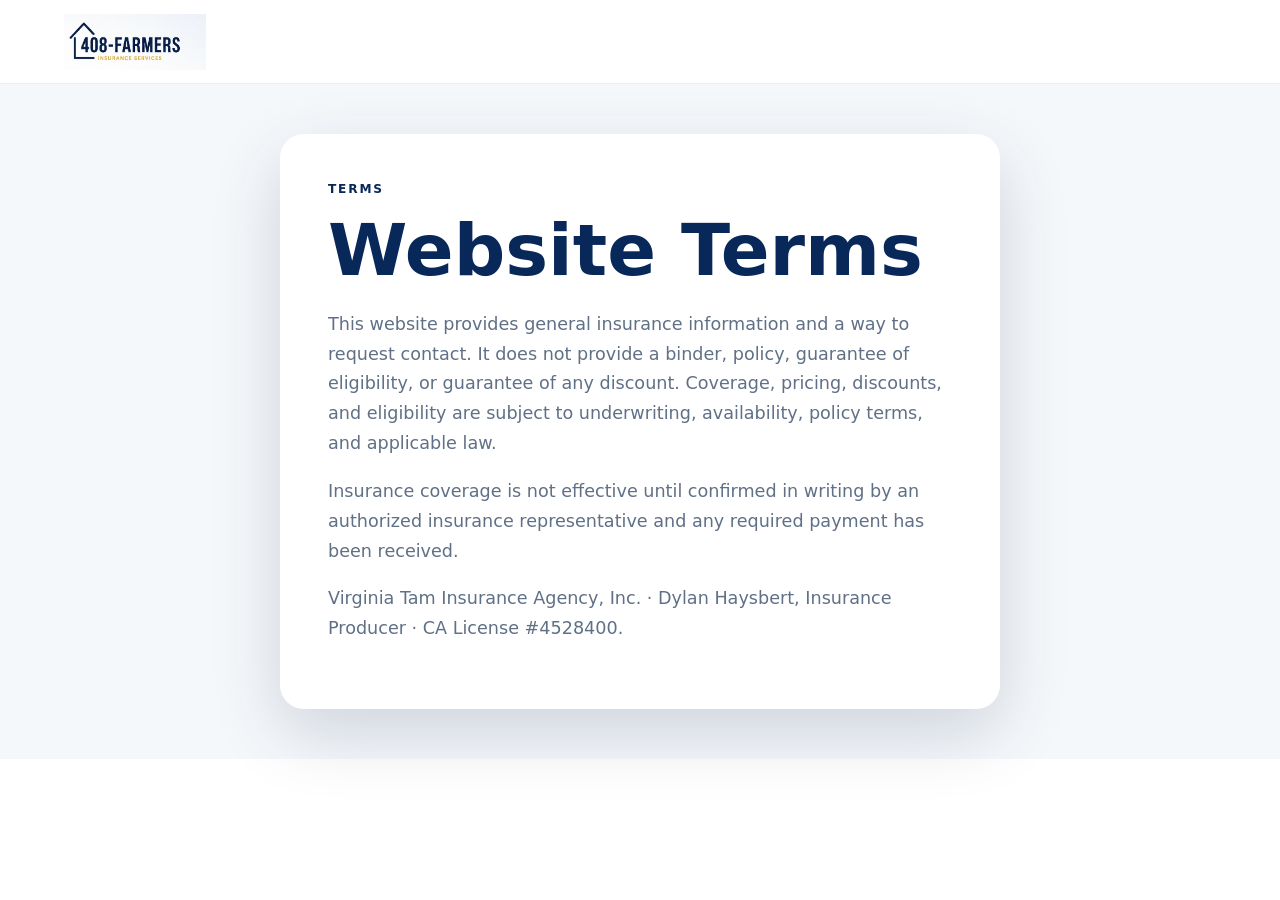
<file: terms.html>
<!doctype html><html lang="en"><head><meta charset="utf-8"><meta name="viewport" content="width=device-width,initial-scale=1"><title>Terms | 408-FARMERS</title><link rel="stylesheet" href="shared/styles.css"></head><body><header class="site-header"><a class="brand" href="/home"><img src="shared/assets/408-farmers-logo.png" alt="408-FARMERS"></a></header><main class="thanks"><article class="thanks-card" style="text-align:left"><div class="section-kicker">Terms</div><h1>Website Terms</h1><p>This website provides general insurance information and a way to request contact. It does not provide a binder, policy, guarantee of eligibility, or guarantee of any discount. Coverage, pricing, discounts, and eligibility are subject to underwriting, availability, policy terms, and applicable law.</p><p>Insurance coverage is not effective until confirmed in writing by an authorized insurance representative and any required payment has been received.</p><p>Virginia Tam Insurance Agency, Inc. · Dylan Haysbert, Insurance Producer · CA License #4528400.</p></article></main></body></html>
</file>
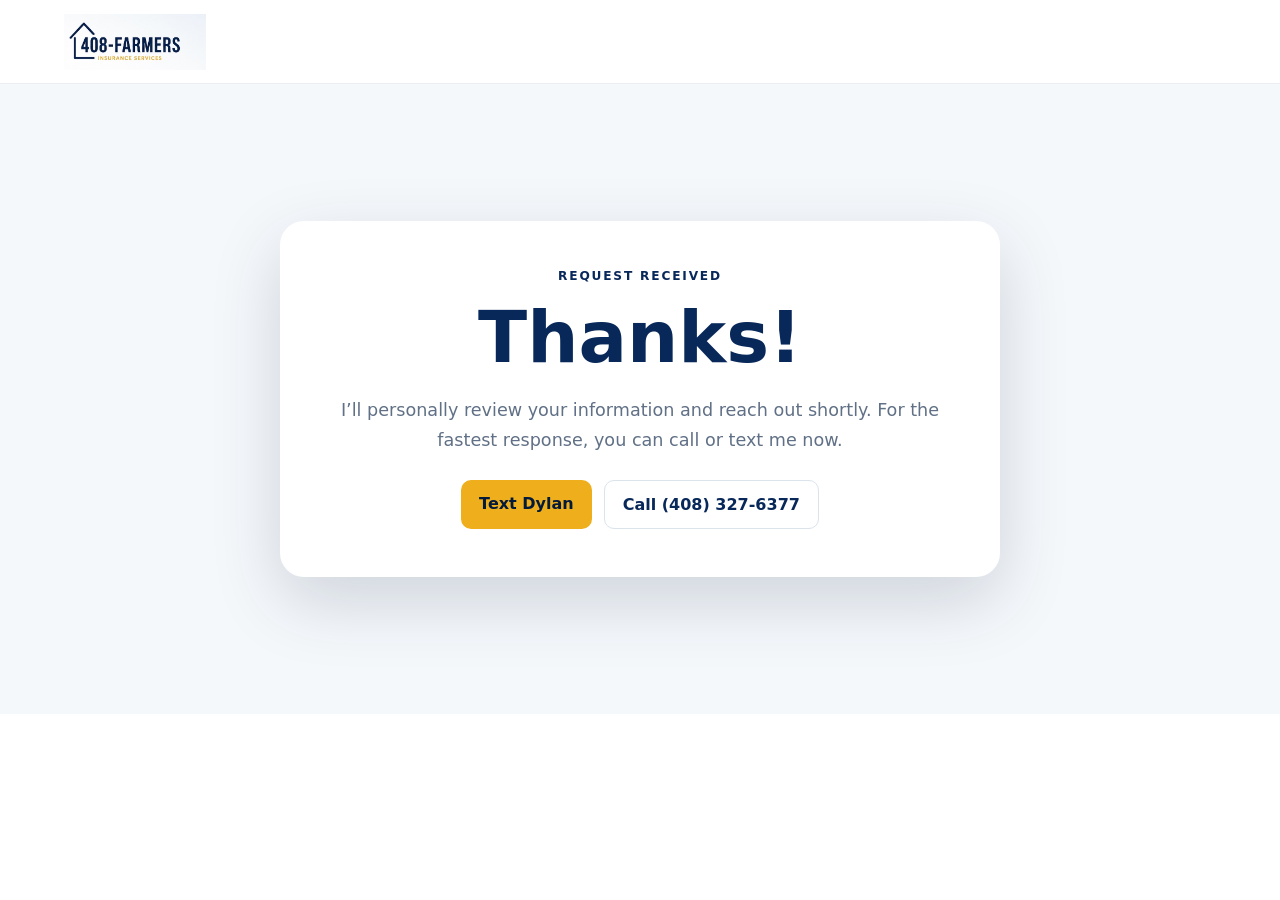
<file: auto-bundle/thank-you.html>
<!doctype html><html lang="en"><head><meta charset="utf-8"><meta name="viewport" content="width=device-width,initial-scale=1"><title>Thank You | 408-FARMERS</title><link rel="stylesheet" href="../shared/styles.css"></head><body><header class="site-header"><a class="brand" href="/auto-bundle"><img src="../shared/assets/408-farmers-logo.png" alt="408-FARMERS"></a></header><main class="thanks"><article class="thanks-card"><div class="section-kicker">Request received</div><h1>Thanks!</h1><p>I’ll personally review your information and reach out shortly. For the fastest response, you can call or text me now.</p><div class="thanks-actions"><a class="primary" href="sms:+14083276377?&body=Hi%20Dylan%2C%20I%20just%20submitted%20the%20auto-bundle%20form.">Text Dylan</a><a class="secondary" href="tel:+14083276377">Call (408) 327-6377</a></div></article></main></body></html>
</file>
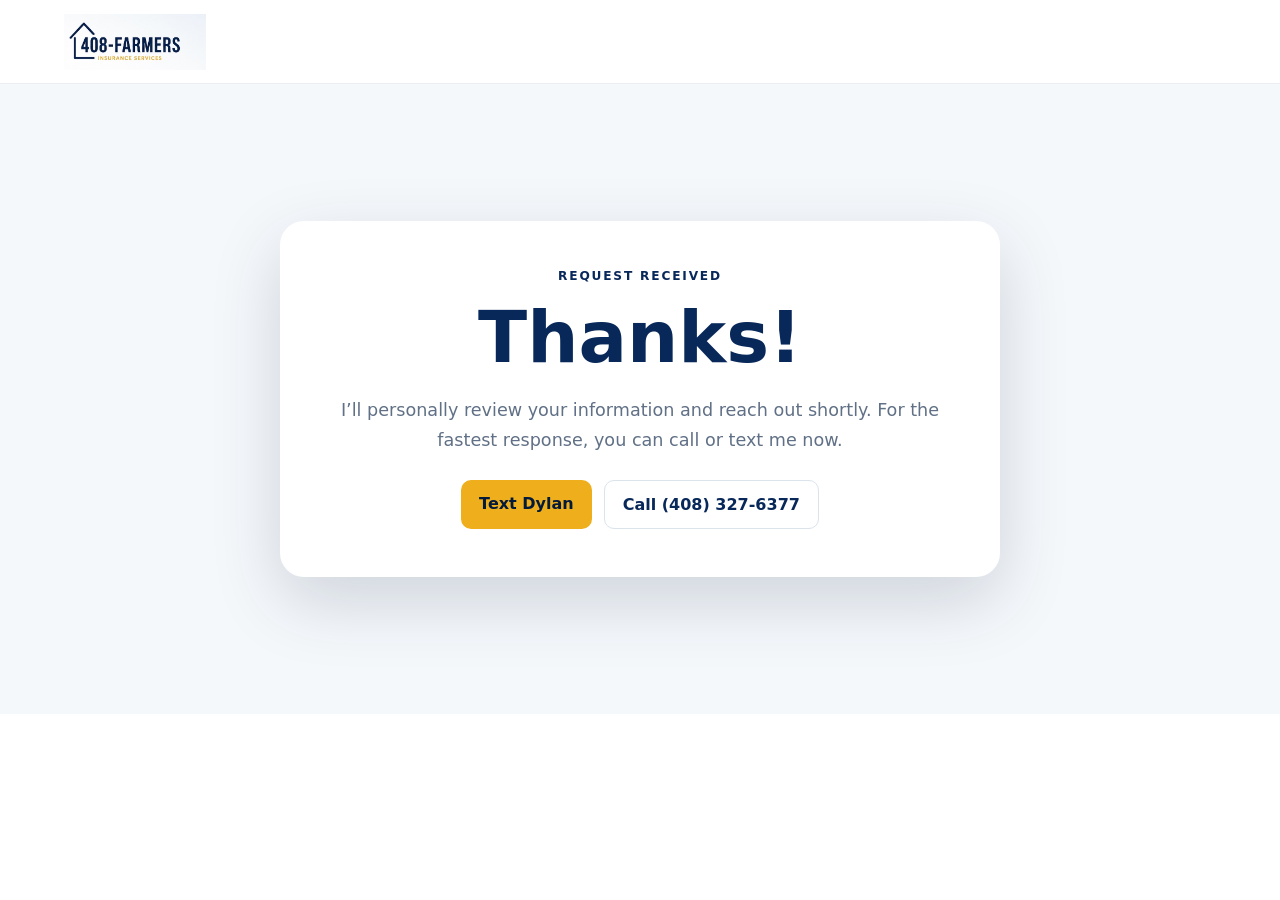
<file: engineers/thank-you.html>
<!doctype html><html lang="en"><head><meta charset="utf-8"><meta name="viewport" content="width=device-width,initial-scale=1"><title>Thank You | 408-FARMERS</title><link rel="stylesheet" href="../shared/styles.css"></head><body><header class="site-header"><a class="brand" href="/engineers"><img src="../shared/assets/408-farmers-logo.png" alt="408-FARMERS"></a></header><main class="thanks"><article class="thanks-card"><div class="section-kicker">Request received</div><h1>Thanks!</h1><p>I’ll personally review your information and reach out shortly. For the fastest response, you can call or text me now.</p><div class="thanks-actions"><a class="primary" href="sms:+14083276377?&body=Hi%20Dylan%2C%20I%20just%20submitted%20the%20engineers%20form.">Text Dylan</a><a class="secondary" href="tel:+14083276377">Call (408) 327-6377</a></div></article></main></body></html>
</file>
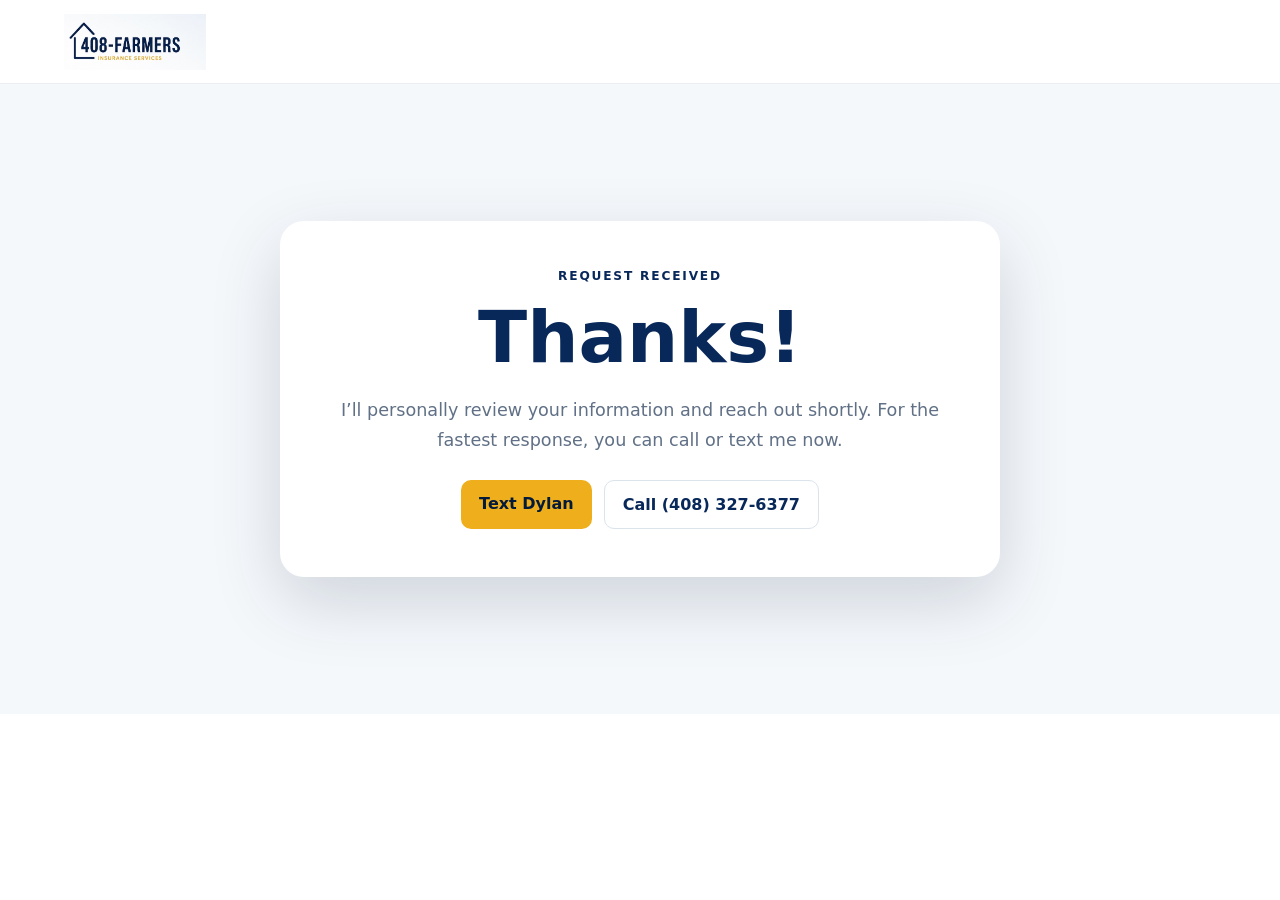
<file: healthcare/thank-you.html>
<!doctype html><html lang="en"><head><meta charset="utf-8"><meta name="viewport" content="width=device-width,initial-scale=1"><title>Thank You | 408-FARMERS</title><link rel="stylesheet" href="../shared/styles.css"></head><body><header class="site-header"><a class="brand" href="/healthcare"><img src="../shared/assets/408-farmers-logo.png" alt="408-FARMERS"></a></header><main class="thanks"><article class="thanks-card"><div class="section-kicker">Request received</div><h1>Thanks!</h1><p>I’ll personally review your information and reach out shortly. For the fastest response, you can call or text me now.</p><div class="thanks-actions"><a class="primary" href="sms:+14083276377?&body=Hi%20Dylan%2C%20I%20just%20submitted%20the%20healthcare%20form.">Text Dylan</a><a class="secondary" href="tel:+14083276377">Call (408) 327-6377</a></div></article></main></body></html>
</file>
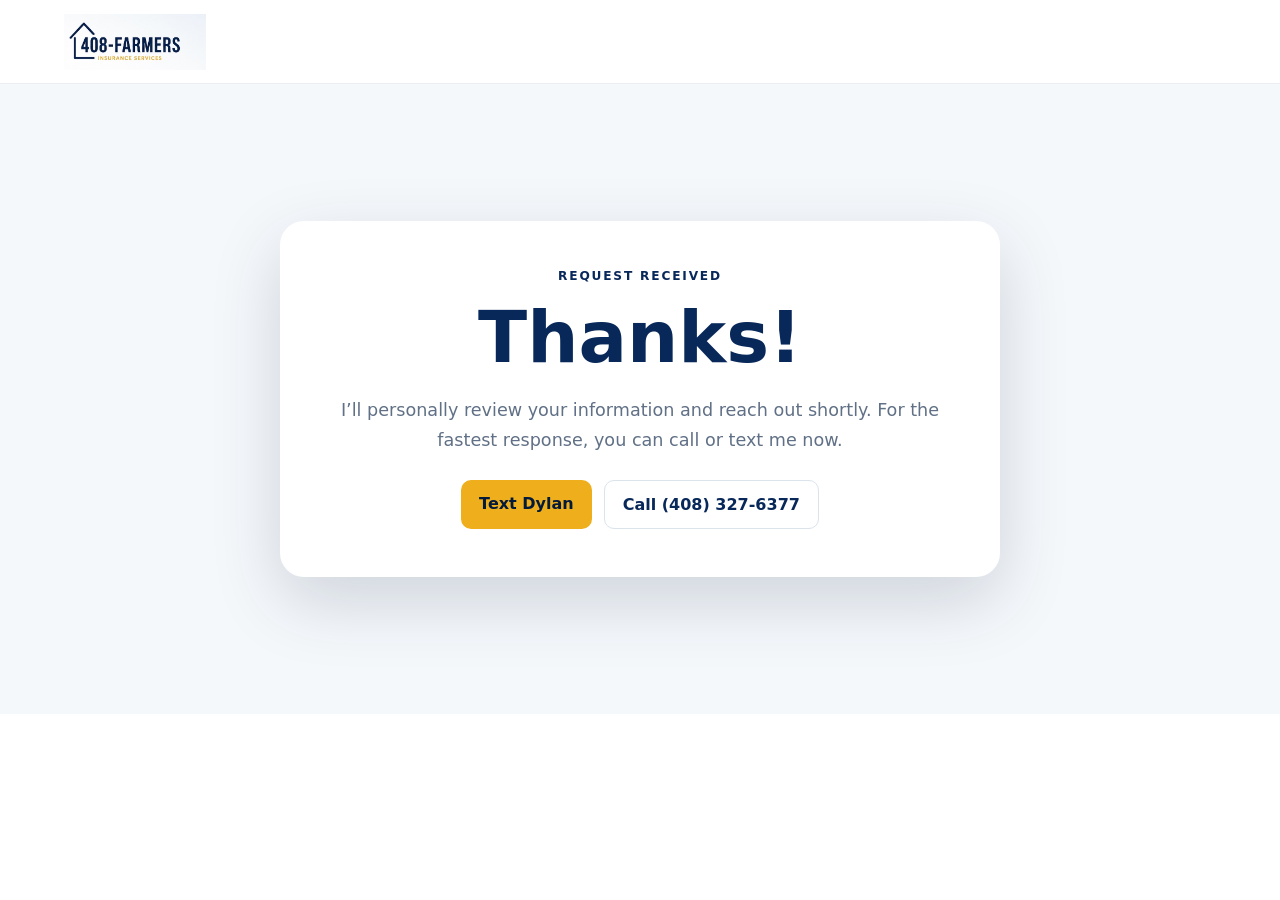
<file: home/thank-you.html>
<!doctype html><html lang="en"><head><meta charset="utf-8"><meta name="viewport" content="width=device-width,initial-scale=1"><title>Thank You | 408-FARMERS</title><link rel="stylesheet" href="../shared/styles.css"></head><body><header class="site-header"><a class="brand" href="/home"><img src="../shared/assets/408-farmers-logo.png" alt="408-FARMERS"></a></header><main class="thanks"><article class="thanks-card"><div class="section-kicker">Request received</div><h1>Thanks!</h1><p>I’ll personally review your information and reach out shortly. For the fastest response, you can call or text me now.</p><div class="thanks-actions"><a class="primary" href="sms:+14083276377?&body=Hi%20Dylan%2C%20I%20just%20submitted%20the%20home%20form.">Text Dylan</a><a class="secondary" href="tel:+14083276377">Call (408) 327-6377</a></div></article></main></body></html>
</file>
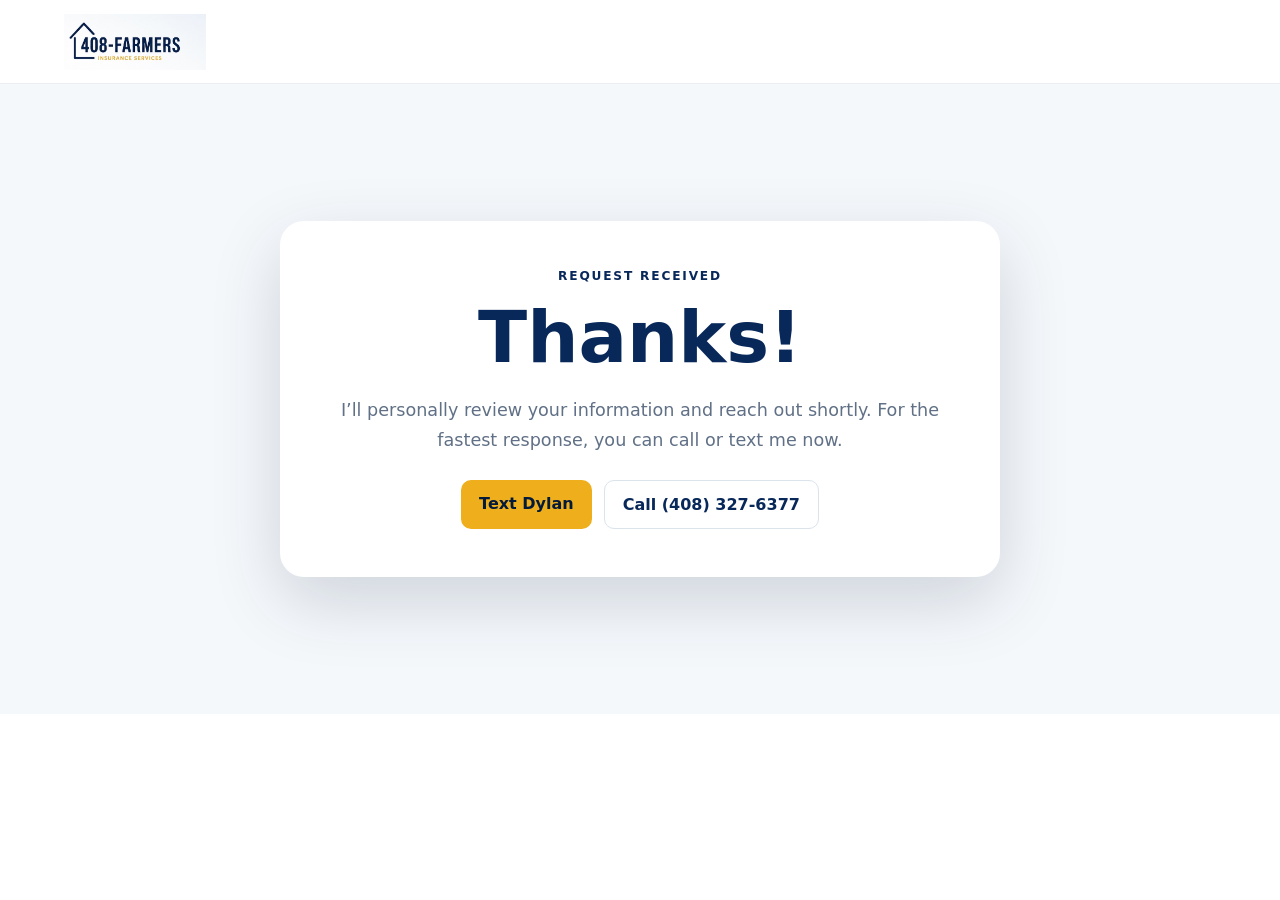
<file: tech/thank-you.html>
<!doctype html><html lang="en"><head><meta charset="utf-8"><meta name="viewport" content="width=device-width,initial-scale=1"><title>Thank You | 408-FARMERS</title><link rel="stylesheet" href="../shared/styles.css"></head><body><header class="site-header"><a class="brand" href="/tech"><img src="../shared/assets/408-farmers-logo.png" alt="408-FARMERS"></a></header><main class="thanks"><article class="thanks-card"><div class="section-kicker">Request received</div><h1>Thanks!</h1><p>I’ll personally review your information and reach out shortly. For the fastest response, you can call or text me now.</p><div class="thanks-actions"><a class="primary" href="sms:+14083276377?&body=Hi%20Dylan%2C%20I%20just%20submitted%20the%20tech%20form.">Text Dylan</a><a class="secondary" href="tel:+14083276377">Call (408) 327-6377</a></div></article></main></body></html>
</file>
<file: shared/styles.css>
:root{--navy:#08285a;--deep:#041a3b;--gold:#efaF1d;--ink:#11233d;--muted:#607086;--line:#dbe3ec;--soft:#f5f8fb;--white:#fff;--shadow:0 24px 70px rgba(4,26,59,.16)}*{box-sizing:border-box}html{scroll-behavior:smooth}body{margin:0;font-family:Inter,ui-sans-serif,system-ui,-apple-system,BlinkMacSystemFont,"Segoe UI",sans-serif;color:var(--ink);background:#fff;-webkit-font-smoothing:antialiased}img{max-width:100%;display:block}a{color:inherit}.site-header{height:84px;display:flex;align-items:center;justify-content:space-between;padding:13px clamp(18px,5vw,72px);border-bottom:1px solid rgba(8,40,90,.08);background:rgba(255,255,255,.97);position:relative;z-index:20}.brand img{width:min(315px,53vw);height:56px;object-fit:contain;object-position:left center}.header-contact{text-decoration:none;text-align:right}.header-contact span{display:block;color:var(--muted);font-size:.72rem;text-transform:uppercase;letter-spacing:.12em}.header-contact strong{font-size:1.08rem;color:var(--navy)}.hero{position:relative;display:grid;grid-template-columns:minmax(0,1fr) minmax(380px,520px);align-items:center;gap:50px;padding:clamp(52px,7vw,92px) clamp(20px,6vw,88px);min-height:760px;overflow:hidden;background:linear-gradient(110deg,#fff 0%,#f9fbfe 48%,#eef4fa 100%)}.hero-copy{position:relative;z-index:2;max-width:700px}.eyebrow,.section-kicker,.card-kicker{color:var(--navy);font-weight:850;text-transform:uppercase;letter-spacing:.15em;font-size:.76rem}.hero h1{margin:17px 0 20px;color:var(--navy);font-size:clamp(3.25rem,6vw,6.4rem);line-height:.95;letter-spacing:-.06em}.subhead{font-size:clamp(1.1rem,1.55vw,1.35rem);line-height:1.6;color:#3f5169;max-width:620px}.trust-row{display:flex;gap:9px;flex-wrap:wrap;margin-top:26px}.trust-row span{background:rgba(255,255,255,.84);border:1px solid rgba(8,40,90,.12);color:var(--navy);border-radius:999px;padding:9px 14px;font-weight:750;font-size:.84rem}.visual-card{position:relative;z-index:1;border-radius:28px;overflow:hidden;box-shadow:var(--shadow);border:1px solid rgba(8,40,90,.09);background:#fff;align-self:stretch;min-height:610px}.visual-card img{width:100%;height:100%;object-fit:cover;object-position:center}.quote-card{position:absolute;z-index:3;right:clamp(20px,6vw,88px);bottom:clamp(30px,4vw,58px);width:min(500px,calc(100% - 40px));background:rgba(255,255,255,.97);border:1px solid rgba(8,40,90,.1);border-radius:24px;padding:clamp(22px,3vw,36px);box-shadow:var(--shadow);backdrop-filter:blur(12px)}.quote-card h2{font-size:1.85rem;margin:9px 0 7px;color:var(--deep);letter-spacing:-.035em}.quote-card>p{color:var(--muted);margin:0 0 20px;line-height:1.5}label{display:block;margin-bottom:13px}label>span:first-child{display:block;font-size:.81rem;color:#34465f;font-weight:750;margin:0 0 6px}input,select{width:100%;min-height:48px;border:1px solid #cdd7e2;border-radius:10px;background:#fff;color:var(--ink);font:inherit;padding:10px 12px;outline:none}input:focus,select:focus{border-color:var(--navy);box-shadow:0 0 0 4px rgba(8,40,90,.09)}.field-grid{display:grid;grid-template-columns:1fr 1fr;gap:12px}.consent{display:flex;gap:9px;align-items:flex-start;margin:4px 0 16px}.consent input{width:17px;min-height:17px;margin-top:2px;flex:0 0 auto}.consent span{margin:0!important;font-weight:500!important;font-size:.69rem!important;line-height:1.45;color:#647387!important}.primary-button{border:0;width:100%;min-height:56px;border-radius:12px;background:var(--gold);color:var(--deep);display:flex;align-items:center;justify-content:space-between;padding:0 20px;font:inherit;font-size:1rem;font-weight:900;cursor:pointer}.primary-button:hover{filter:brightness(.96);transform:translateY(-1px)}.primary-button:disabled{opacity:.65;cursor:wait;transform:none}.form-status{min-height:18px;font-size:.78rem;margin-top:8px;color:#9a3412}.or-divider{display:flex;align-items:center;gap:12px;color:#8894a4;font-size:.76rem;margin:11px 0}.or-divider:before,.or-divider:after{content:"";height:1px;background:var(--line);flex:1}.text-link{display:block;text-align:center;color:var(--navy);font-weight:850;text-decoration:none}.content-section,.steps,.agent-section{width:min(1180px,calc(100% - 42px));margin-inline:auto}.content-section{display:grid;grid-template-columns:1fr 1fr;gap:58px;padding:100px 0 56px}.content-section h2,.agent-section h2{color:var(--navy);font-size:clamp(2.2rem,4vw,4rem);line-height:1.04;letter-spacing:-.05em;margin:13px 0 0}.content-section p{color:#526279;font-size:1.1rem;line-height:1.8;margin:22px 0 0}.steps{display:grid;grid-template-columns:repeat(3,1fr);gap:17px;padding-bottom:95px}.steps article{background:var(--soft);padding:28px;border-radius:17px;border:1px solid #e7edf4}.steps article>span{color:#c98b00;font-weight:900;letter-spacing:.1em}.steps h3{color:var(--navy);font-size:1.3rem;margin:15px 0 7px}.steps p{margin:0;color:var(--muted);line-height:1.58}.agent-section{display:grid;grid-template-columns:1.3fr .7fr;align-items:center;gap:40px;border-top:1px solid var(--line);padding:78px 0}.agent-title{font-weight:750;color:#41536b}.agent-copy p{color:var(--muted);line-height:1.7}.agent-links{display:flex;gap:18px;flex-wrap:wrap;margin-top:20px}.agent-links a{color:var(--navy);font-weight:850;text-decoration:none}.carrier-mark{justify-self:end;width:min(320px,100%);background:#fff;border:1px solid var(--line);border-radius:18px;padding:18px}footer{background:var(--deep);color:rgba(255,255,255,.76);display:flex;justify-content:space-between;gap:20px;padding:25px clamp(20px,6vw,88px);font-size:.82rem}footer a{color:#fff;text-decoration:none}.thanks{min-height:70vh;display:grid;place-items:center;padding:50px 20px;background:var(--soft)}.thanks-card{max-width:720px;background:#fff;border-radius:24px;padding:48px;box-shadow:var(--shadow);text-align:center}.thanks-card h1{font-size:clamp(2.5rem,6vw,4.5rem);color:var(--navy);margin:12px 0}.thanks-card p{color:var(--muted);font-size:1.1rem;line-height:1.7}.thanks-actions{display:flex;gap:12px;justify-content:center;flex-wrap:wrap;margin-top:24px}.thanks-actions a{padding:14px 18px;border-radius:10px;text-decoration:none;font-weight:850}.thanks-actions .primary{background:var(--gold);color:var(--deep)}.thanks-actions .secondary{border:1px solid var(--line);color:var(--navy)}@media(max-width:1050px){.hero{grid-template-columns:1fr;padding-bottom:500px}.visual-card{position:absolute;inset:0;opacity:.28;border-radius:0}.visual-card img{object-position:70% center}.quote-card{left:clamp(20px,6vw,88px);right:auto}.hero-copy{max-width:760px}}@media(max-width:700px){.site-header{height:70px;padding-inline:15px}.brand img{height:45px;width:min(230px,58vw)}.header-contact span{display:none}.header-contact strong{font-size:.88rem}.hero{min-height:auto;padding:48px 17px 560px}.hero h1{font-size:clamp(3rem,15vw,4.65rem)}.subhead{font-size:1.02rem}.quote-card{left:17px;right:17px;bottom:30px;width:auto;padding:22px 17px}.field-grid{grid-template-columns:1fr;gap:0}.content-section,.steps,.agent-section{width:min(100% - 34px,1180px)}.content-section{grid-template-columns:1fr;gap:12px;padding:72px 0 36px}.steps{grid-template-columns:1fr;padding-bottom:66px}.agent-section{grid-template-columns:1fr;padding:60px 0}.carrier-mark{justify-self:start}footer{flex-direction:column}.thanks-card{padding:34px 22px}}
</file>
<file: shared/root.css>
.root-page{background:#fff}.root-header{position:sticky;top:0}.root-nav{display:flex;gap:28px;margin-left:auto;margin-right:32px}.root-nav a{text-decoration:none;color:var(--navy);font-size:.9rem;font-weight:800}.root-hero{display:grid;grid-template-columns:minmax(0,1fr) minmax(420px,1fr);min-height:760px;background:linear-gradient(115deg,#fff 0%,#f8fbff 52%,#edf4fa 100%);overflow:hidden}.root-hero-copy{padding:clamp(72px,9vw,132px) clamp(24px,7vw,105px);display:flex;flex-direction:column;justify-content:center}.root-hero h1{margin:18px 0 24px;color:var(--navy);font-size:clamp(4.2rem,8vw,8.4rem);line-height:.84;letter-spacing:-.075em}.root-hero-copy>p{font-size:clamp(1.05rem,1.5vw,1.32rem);line-height:1.7;color:#475a73;max-width:650px}.root-actions,.root-contact-actions{display:flex;align-items:center;gap:12px;flex-wrap:wrap;margin-top:30px}.root-primary,.root-secondary{display:inline-flex;align-items:center;justify-content:space-between;gap:24px;min-height:55px;padding:0 20px;border-radius:11px;text-decoration:none;font-weight:900}.root-primary{background:var(--gold);color:var(--deep)}.root-secondary{border:1px solid rgba(8,40,90,.22);color:var(--navy);background:#fff}.root-text-link{color:var(--navy);font-weight:850;text-decoration:none}.root-trust{display:flex;gap:10px;flex-wrap:wrap;margin-top:27px}.root-trust span{padding:8px 12px;border-radius:999px;border:1px solid rgba(8,40,90,.11);background:rgba(255,255,255,.78);color:var(--navy);font-size:.8rem;font-weight:800}.root-hero-visual{position:relative;min-height:650px}.root-hero-visual>img{width:100%;height:100%;object-fit:cover}.root-hero-visual:after{content:"";position:absolute;inset:0;background:linear-gradient(90deg,rgba(237,244,250,.8) 0%,rgba(237,244,250,.05) 30%,rgba(4,26,59,.08) 100%)}.root-visual-card{position:absolute;z-index:2;left:38px;bottom:38px;max-width:330px;background:rgba(255,255,255,.94);padding:22px 24px;border-radius:18px;box-shadow:var(--shadow);border:1px solid rgba(8,40,90,.1)}.root-visual-card span{display:block;color:var(--muted);font-size:.85rem;margin-bottom:5px}.root-visual-card strong{color:var(--navy);font-size:1.1rem;line-height:1.35}.root-intro,.professional-section,.root-process,.root-agent{width:min(1180px,calc(100% - 42px));margin-inline:auto}.root-intro{display:grid;grid-template-columns:1.1fr .9fr;gap:70px;padding:105px 0 56px}.root-intro h2,.professional-heading h2,.root-agent h2{color:var(--navy);font-size:clamp(2.4rem,4.8vw,4.8rem);line-height:1;letter-spacing:-.055em;margin:14px 0 0}.root-intro p,.professional-heading p,.root-agent p{color:#53647b;line-height:1.8;font-size:1.06rem}.root-grid{width:min(1280px,calc(100% - 42px));margin:0 auto 110px;display:grid;grid-template-columns:1fr 1fr;gap:18px}.root-tile{min-height:355px;border-radius:24px;padding:34px;display:flex;flex-direction:column;justify-content:space-between;text-decoration:none;border:1px solid #e0e8f0;transition:transform .2s ease,box-shadow .2s ease}.root-tile:hover{transform:translateY(-4px);box-shadow:var(--shadow)}.root-tile-home{background:linear-gradient(145deg,#f6f9fc,#e8f1f8)}.root-tile-auto{background:linear-gradient(145deg,#092d65,#041a3b);color:#fff}.root-tile-life{background:linear-gradient(145deg,#fffaf0,#f6e7c2)}.root-tile-business{background:linear-gradient(145deg,#f5f7fa,#e8edf3)}.tile-number{font-size:.75rem;font-weight:900;letter-spacing:.16em;opacity:.55}.tile-label{font-size:.78rem;text-transform:uppercase;letter-spacing:.14em;font-weight:900;color:#b97900}.root-tile-auto .tile-label{color:#ffd36a}.root-tile h3{font-size:clamp(2rem,3.5vw,3.8rem);line-height:.98;letter-spacing:-.055em;margin:14px 0 18px;color:var(--navy);max-width:530px}.root-tile-auto h3{color:#fff}.root-tile p{line-height:1.65;color:#5b6b7e;max-width:510px}.root-tile-auto p{color:rgba(255,255,255,.75)}.tile-link{display:block;margin-top:22px;font-weight:900;color:var(--navy)}.root-tile-auto .tile-link{color:#ffd36a}.professional-section{padding:95px 0;border-top:1px solid var(--line)}.professional-heading{display:grid;grid-template-columns:1.25fr .75fr;column-gap:60px;align-items:end}.professional-heading .section-kicker,.professional-heading h2{grid-column:1}.professional-heading p{grid-column:2;grid-row:1/3;align-self:end}.professional-links{display:grid;grid-template-columns:repeat(4,1fr);gap:14px;margin-top:45px}.professional-links a{display:flex;flex-direction:column;min-height:220px;padding:24px;border:1px solid #e1e8f0;border-radius:17px;text-decoration:none;background:var(--soft)}.professional-links span{color:#b97900;text-transform:uppercase;letter-spacing:.12em;font-size:.72rem;font-weight:900}.professional-links strong{color:var(--navy);font-size:1.45rem;line-height:1.15;margin-top:18px}.professional-links em{font-style:normal;color:var(--navy);font-weight:850;margin-top:auto}.root-process{padding:95px 0;border-top:1px solid var(--line)}.root-process-grid{display:grid;grid-template-columns:repeat(3,1fr);gap:18px;margin-top:30px}.root-process article{padding:30px;border-radius:18px;background:var(--soft);border:1px solid #e6edf4}.root-process article>span{color:#b97900;font-weight:900;letter-spacing:.1em}.root-process h3{color:var(--navy);font-size:1.45rem;margin:18px 0 8px}.root-process p{color:var(--muted);line-height:1.65;margin:0}.root-agent{display:grid;grid-template-columns:1.2fr .8fr;gap:70px;align-items:center;padding:95px 0;border-top:1px solid var(--line)}.root-carrier-card{border:1px solid var(--line);border-radius:20px;padding:28px;background:#fff}.root-carrier-card img{max-width:320px;margin:auto}.root-carrier-card p{text-align:center;font-size:.9rem;margin:20px 0 0}.agent-title{font-weight:750!important;color:#41536b!important}@media(max-width:1000px){.root-nav{display:none}.root-hero{grid-template-columns:1fr}.root-hero-visual{min-height:480px}.professional-links{grid-template-columns:1fr 1fr}.professional-heading{grid-template-columns:1fr}.professional-heading p{grid-column:1;grid-row:auto}.root-agent{grid-template-columns:1fr}}@media(max-width:720px){.root-hero-copy{padding:58px 18px 48px}.root-hero h1{font-size:clamp(4rem,20vw,6.2rem)}.root-hero-visual{min-height:400px}.root-visual-card{left:18px;right:18px;bottom:18px}.root-intro{grid-template-columns:1fr;gap:16px;padding:72px 0 38px}.root-grid{grid-template-columns:1fr;margin-bottom:72px}.root-tile{min-height:310px;padding:27px}.professional-section,.root-process,.root-agent{padding:70px 0}.professional-links,.root-process-grid{grid-template-columns:1fr}.root-contact-actions{align-items:stretch}.root-contact-actions a{width:100%}.root-header .brand img{width:min(230px,58vw)}}
</file>
